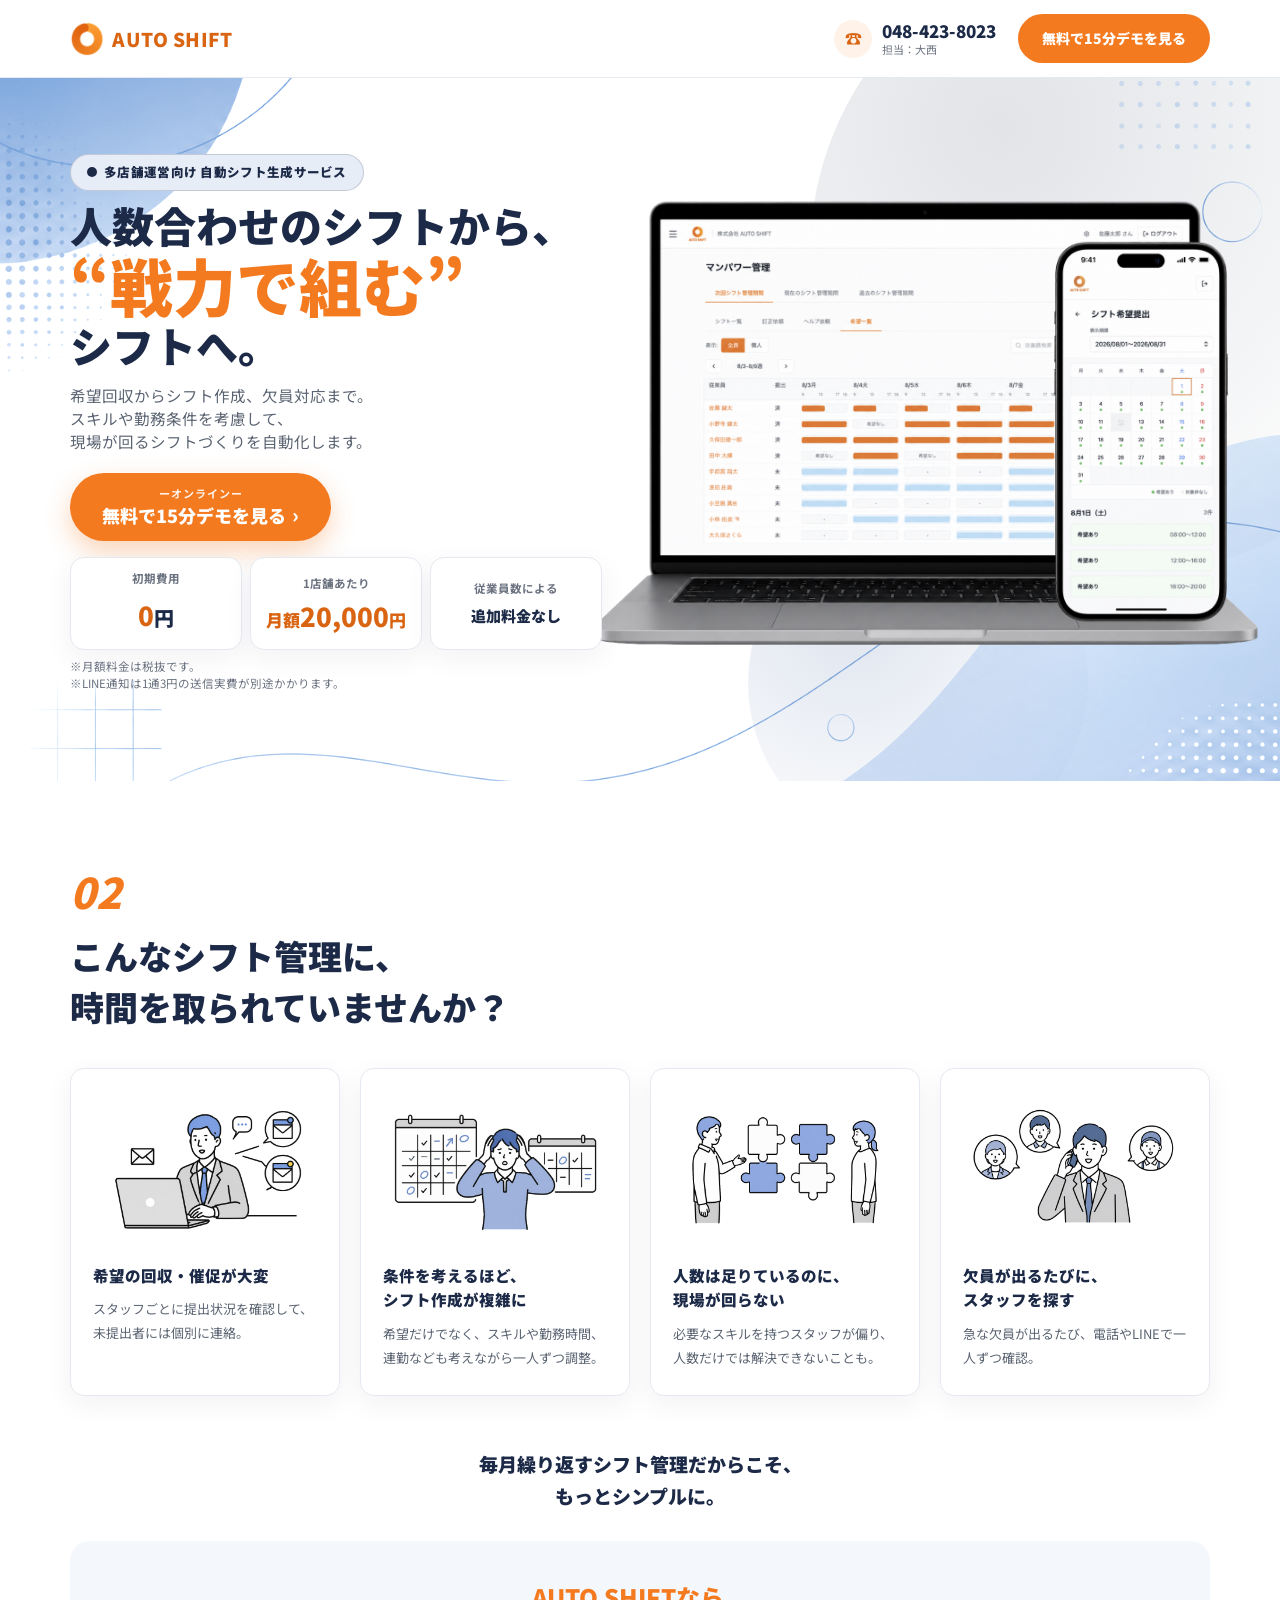
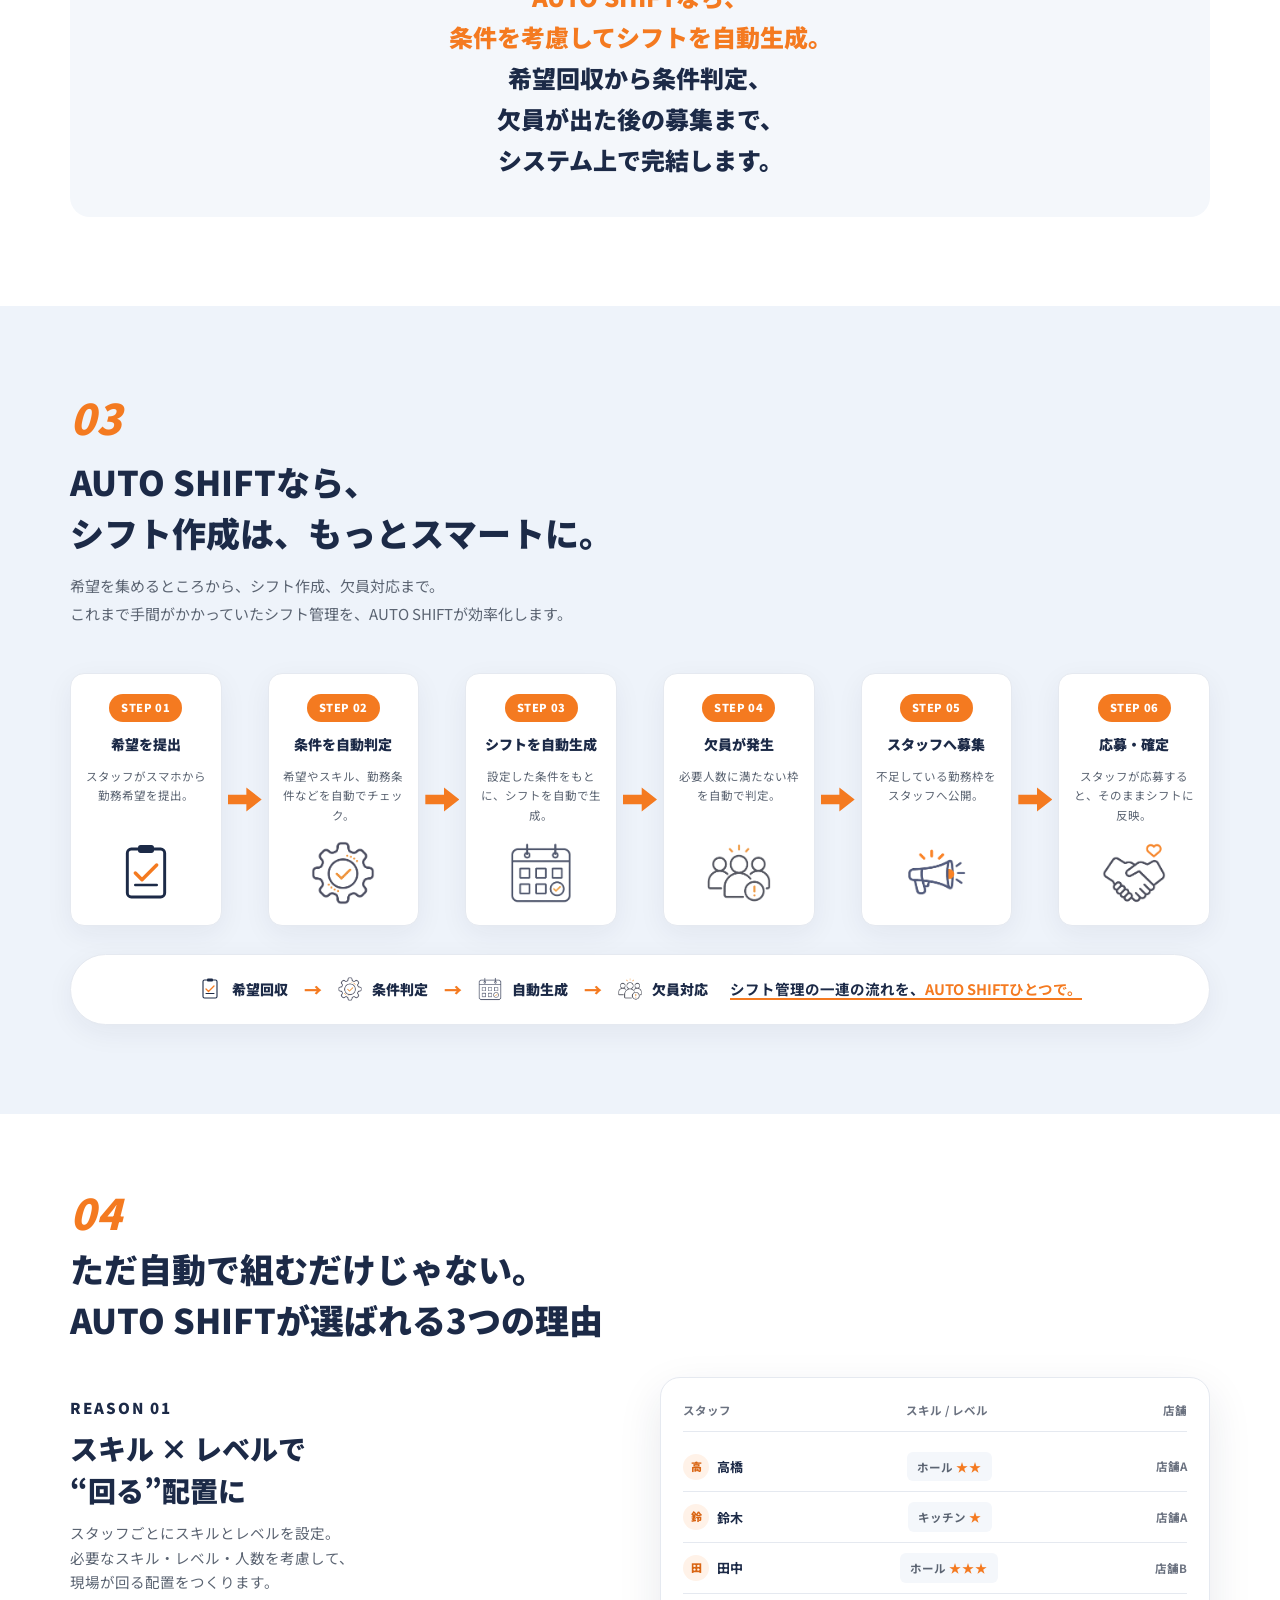
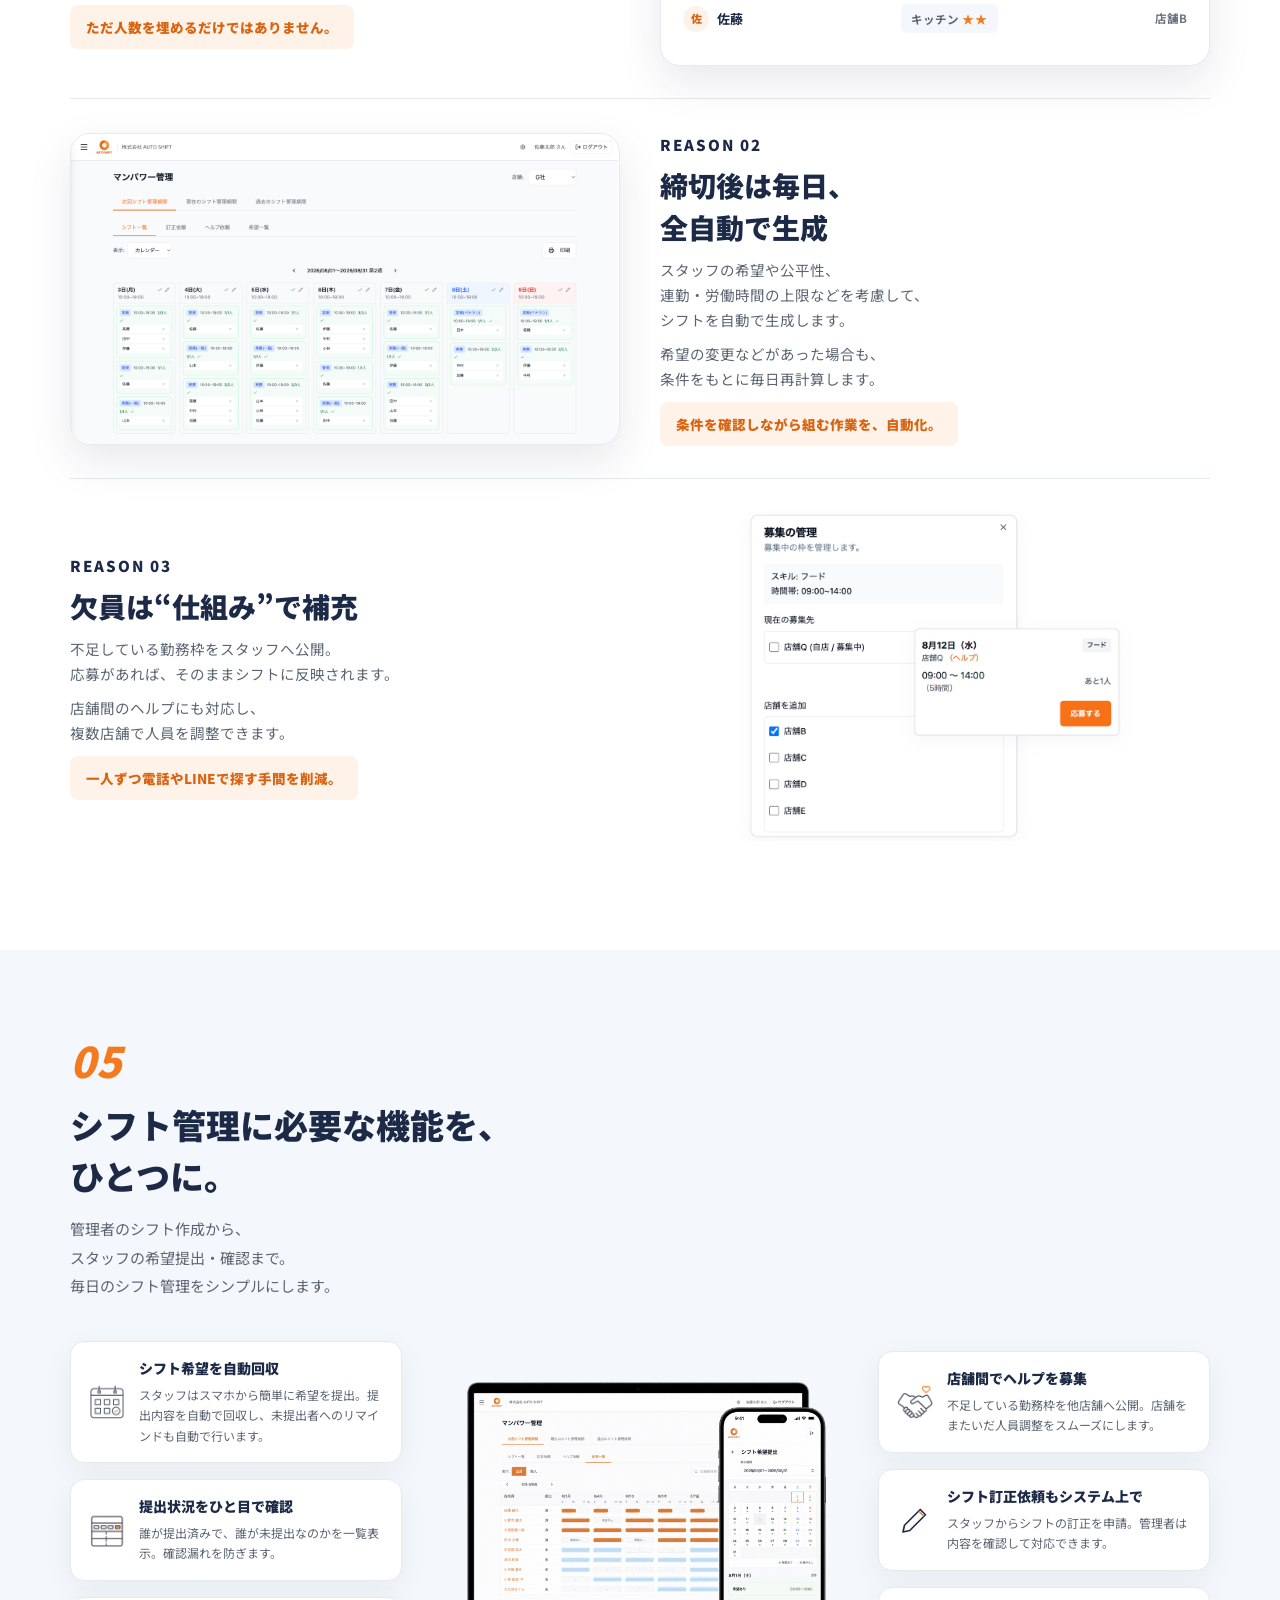
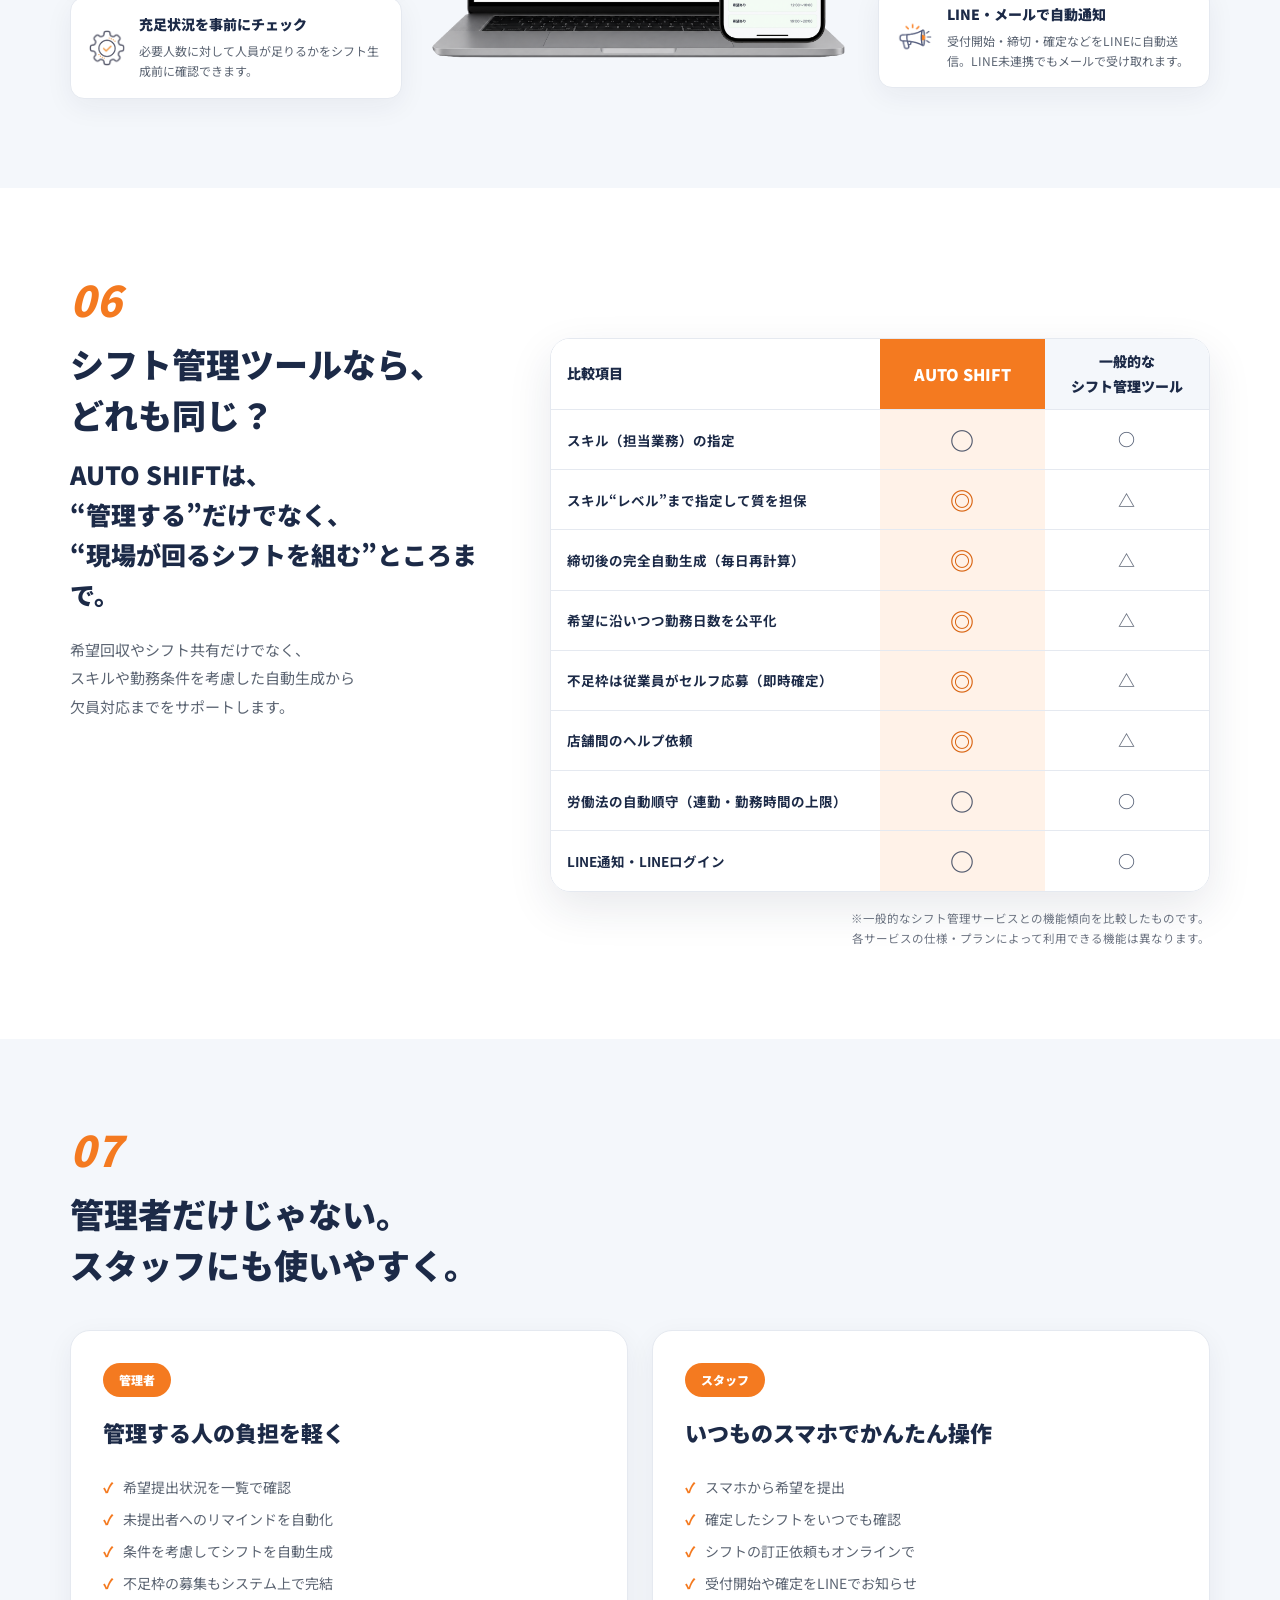
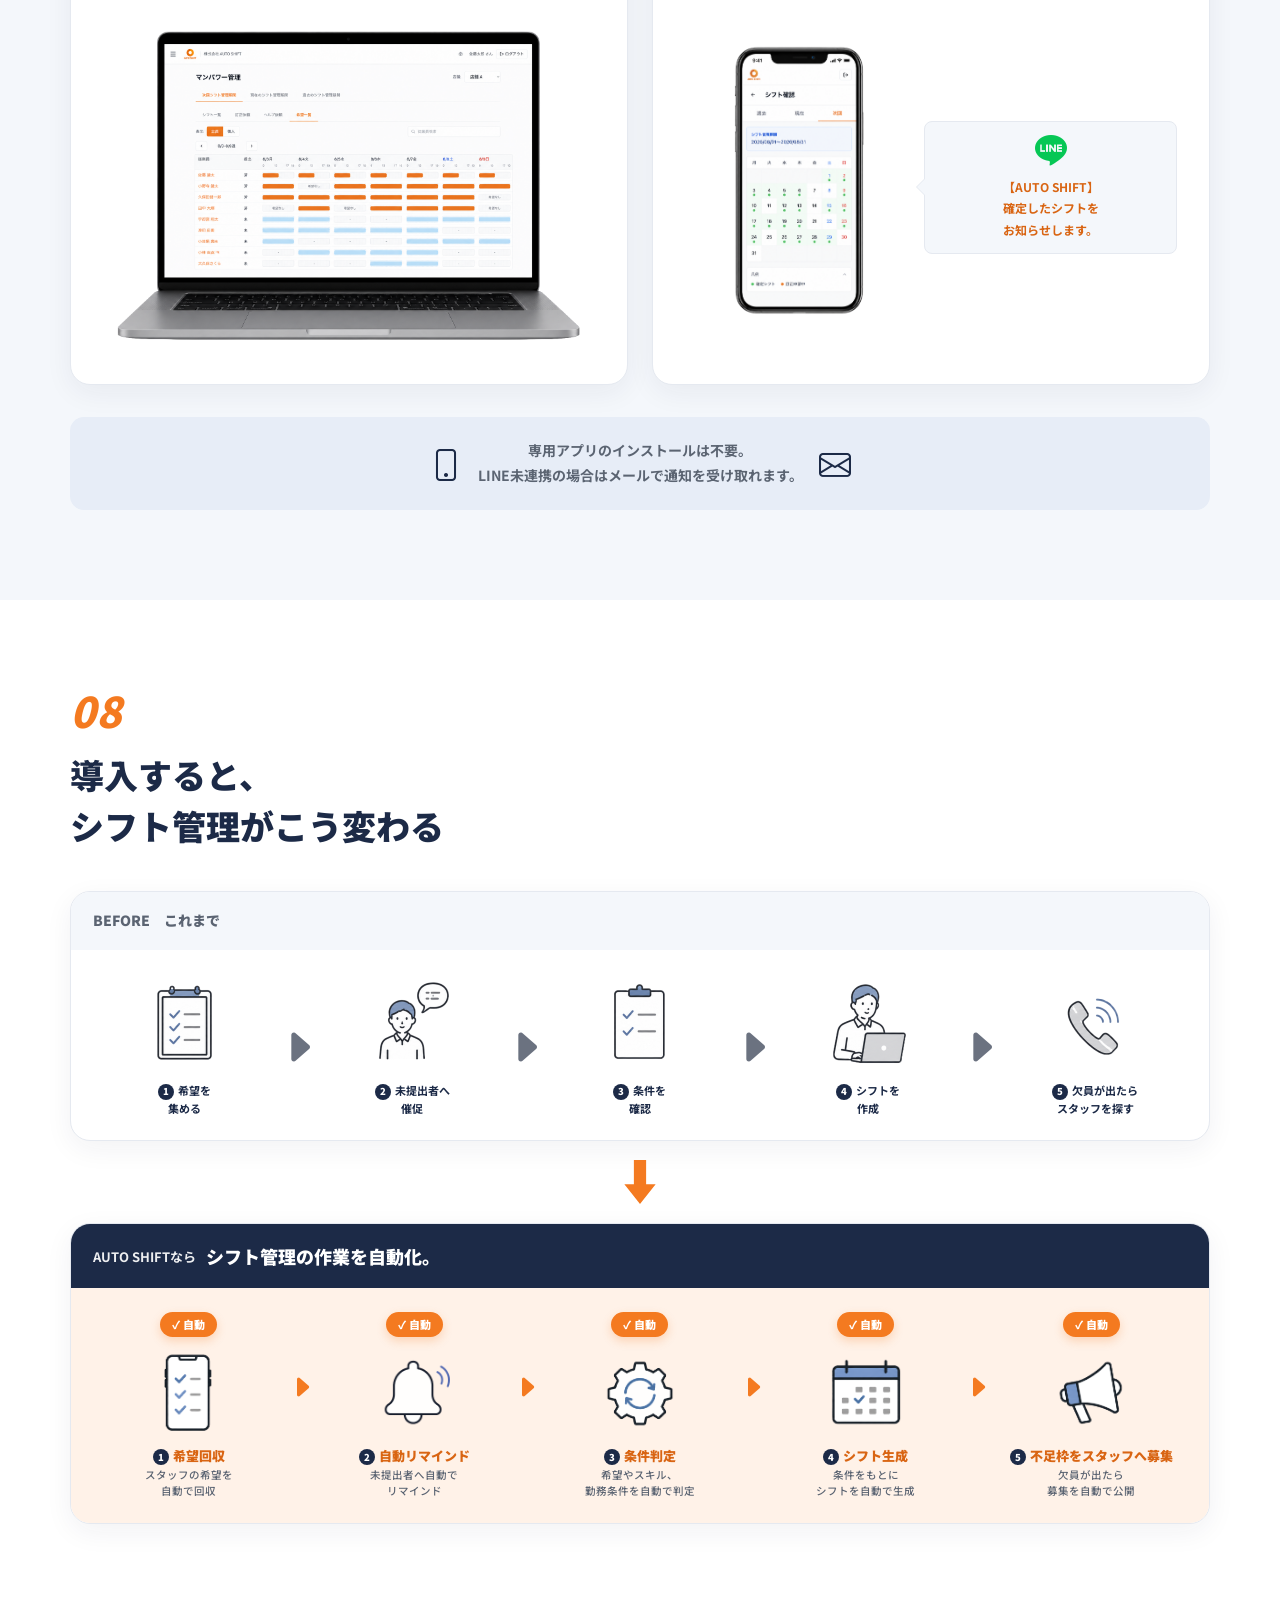
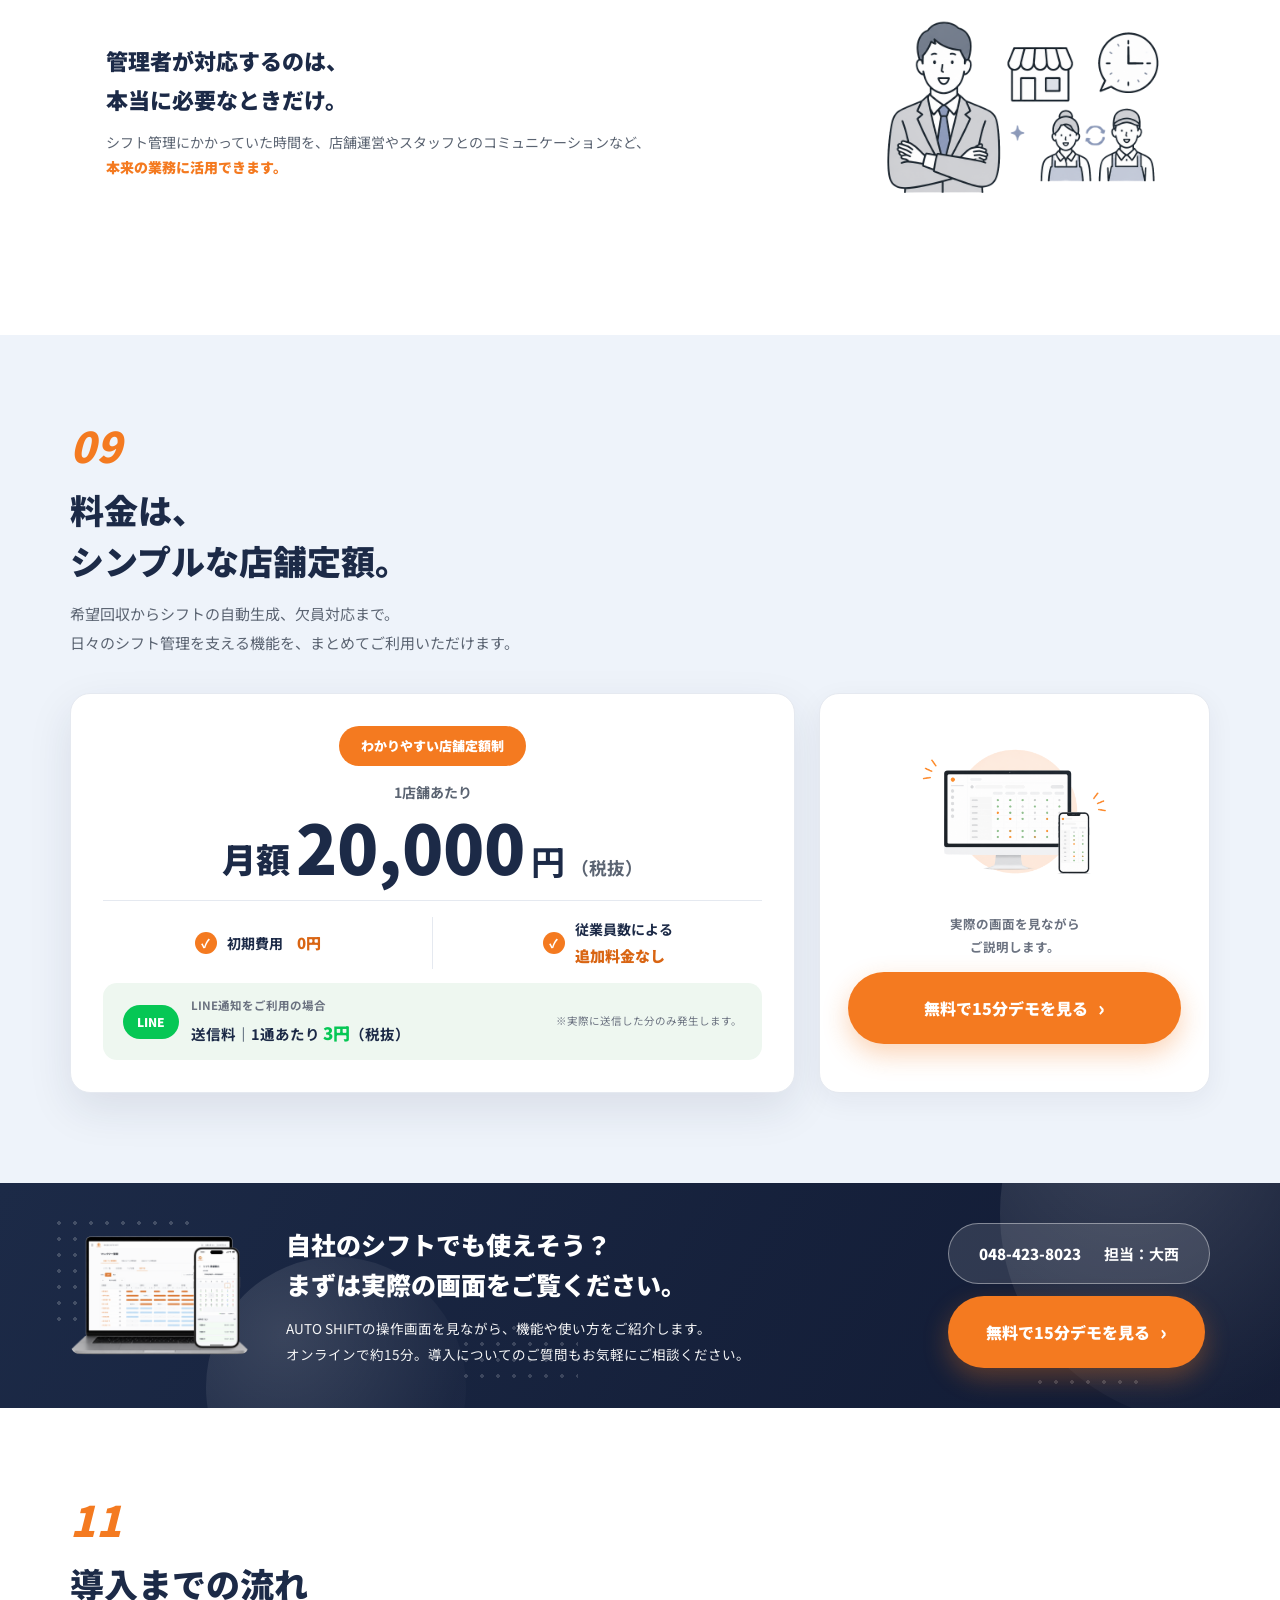
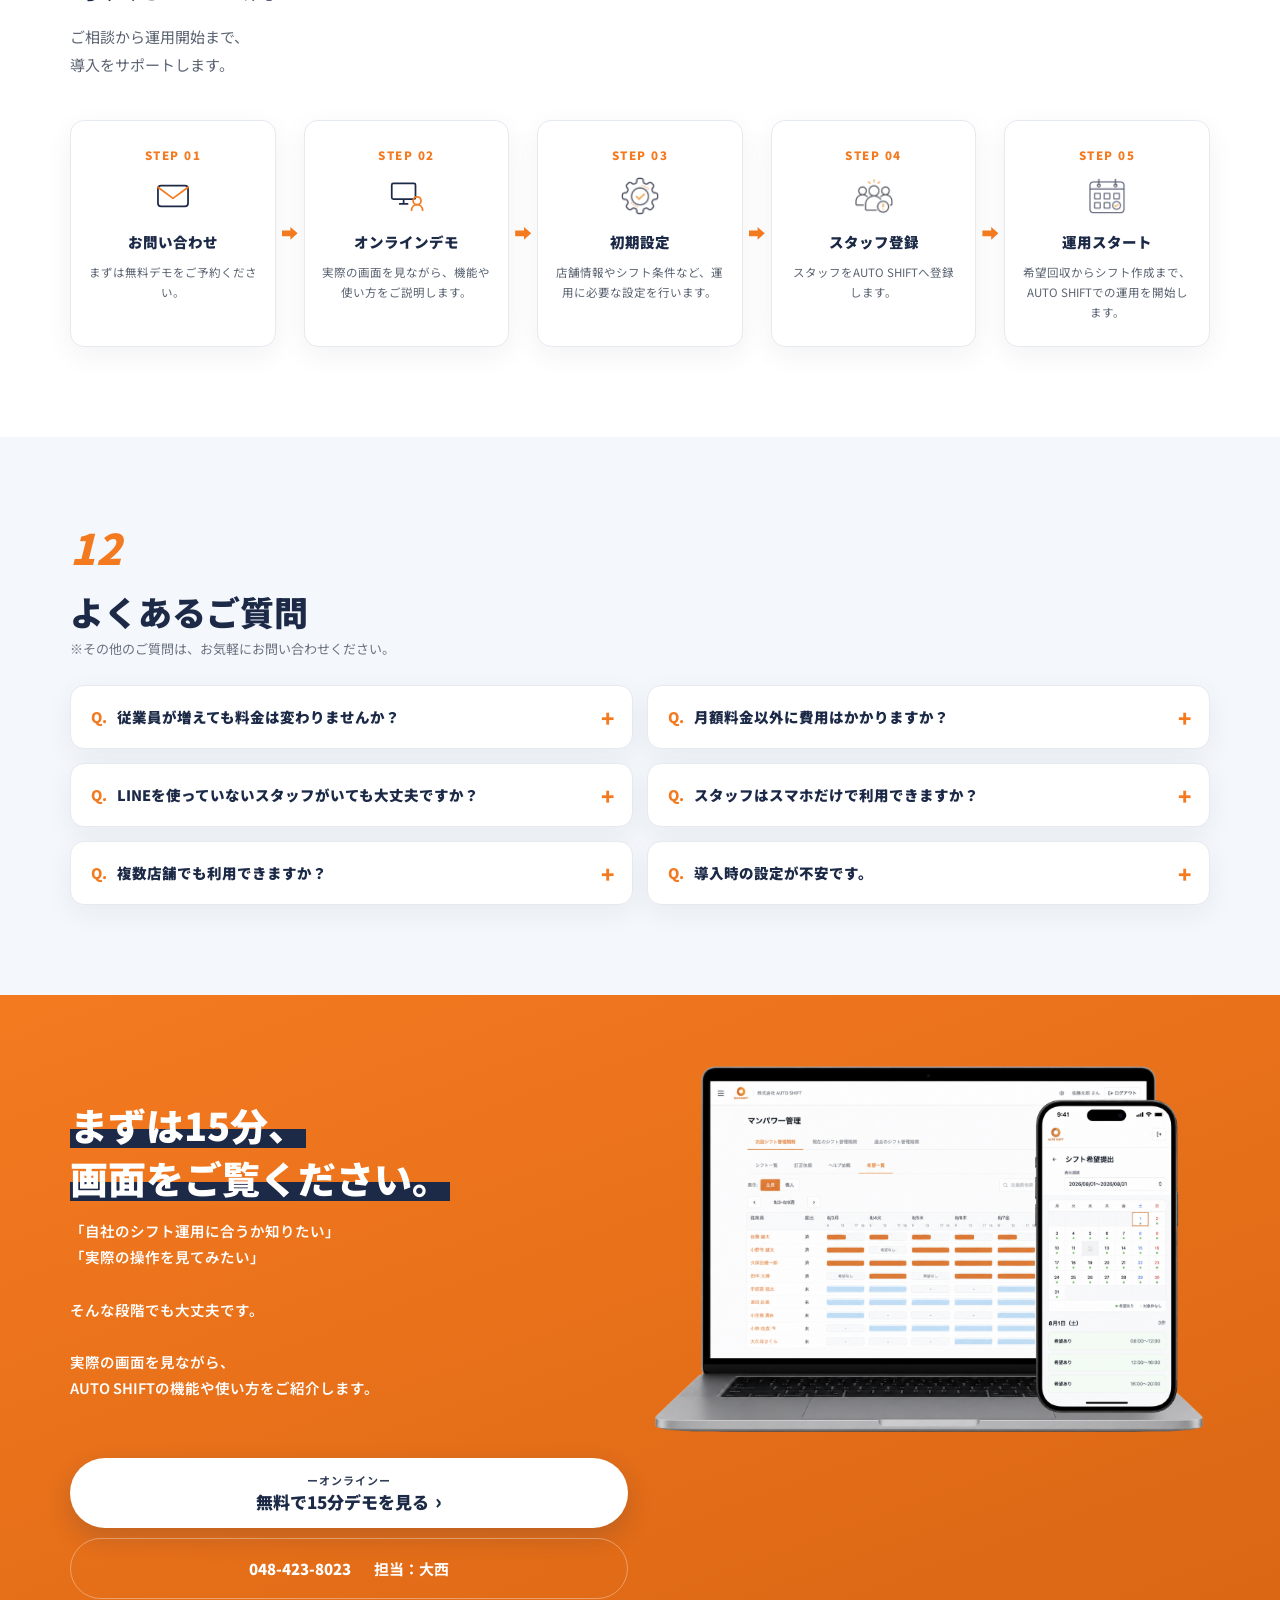
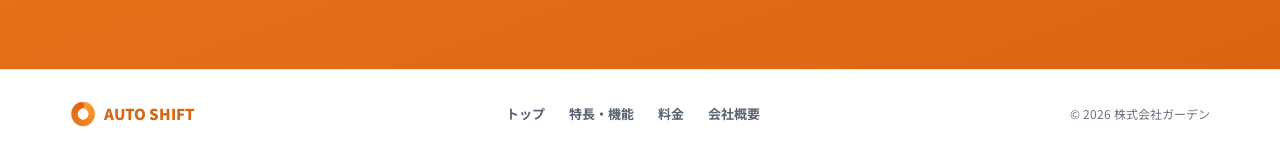
<file: index.html>
<!DOCTYPE html>
<html lang="ja">
<head>
<meta charset="UTF-8">
<meta name="viewport" content="width=device-width, initial-scale=1">
<title>AUTO SHIFT｜多店舗向け自動シフト生成サービス</title>
<meta name="description" content="スタッフの希望回収からシフトの自動生成、欠員対応までを効率化。スキル・レベルや勤務条件を考慮し、現場が回るシフトを生成する多店舗向けシフト管理サービス「AUTO SHIFT」。1店舗月額20,000円（税抜）、初期費用0円。">
<meta property="og:title" content="AUTO SHIFT｜多店舗向け自動シフト生成サービス">
<meta property="og:description" content="人数合わせのシフトから、“戦力で組む”シフトへ。希望回収からシフト作成、欠員対応まで自動化する多店舗向けシフト管理サービス。">
<meta property="og:type" content="website">
<link rel="icon" href="images/favicon.png">
<link rel="preconnect" href="https://fonts.googleapis.com">
<link rel="preconnect" href="https://fonts.gstatic.com" crossorigin>
<link href="https://fonts.googleapis.com/css2?family=Noto+Sans+JP:wght@400;700;900&display=swap" rel="stylesheet">
<link rel="stylesheet" href="https://cdn.jsdelivr.net/npm/bootstrap-icons@1.11.3/font/bootstrap-icons.min.css">
<link rel="stylesheet" href="css/style.css">
</head>
<body>

<!-- ヘッダー -->
<header class="site-header">
  <div class="hd-inner">
    <a class="hd-logo" href="#top" aria-label="AUTO SHIFT トップ"> <img src="images/logo-mark.png" alt=""> <span>AUTO SHIFT</span> </a>
    <div class="hd-right">
      <a class="hd-tel" href="tel:0484238023"> <span class="ico" aria-hidden="true">☎</span> <span> <span class="num" style="display:block">048-423-8023</span> <span class="staff" style="display:block">担当：大西</span> </span> </a> <a class="btn btn-primary hd-cta" href="contact.html">無料で15分デモを見る</a>
    </div>
  </div>
</header>
<main id="top">
  
  <!-- 01 ファーストビュー -->
  <section class="hero">
    <div class="wrap hero-inner">
      <div class="hero-deco-circle c1" aria-hidden="true">
      </div>
      <div class="hero-deco-circle c2" aria-hidden="true">
      </div>
      <div class="hero-deco-dots" aria-hidden="true">
      </div>
      <div class="hero-grid">
        <div class="fade-up in-view">
          <span class="badge">多店舗運営向け 自動シフト生成サービス</span>
          <h1>人数合わせのシフトから、<br>
            <span class="or">“戦力で組む”</span><br>
            シフトへ。</h1>
          <p class="hero-lead">希望回収からシフト作成、欠員対応まで。<br>
            スキルや勤務条件を考慮して、<br>
            現場が回るシフトづくりを自動化します。</p>
          <div class="hero-cta-row">
            <a class="btn btn-primary hero-btn" href="contact.html"> <span class="hero-btn-sub">ーオンラインー</span> <span class="hero-btn-main">無料で15分デモを見る<span class="arrow">›</span></span> </a>
          </div>
          <div class="price-chips">
            <div class="p-chip">
              <span class="lbl">初期費用</span><span class="val"><em>0</em>円</span>
            </div>
            <div class="p-chip strong">
              <span class="lbl">1店舗あたり</span><span class="val">月額<em>20,000</em>円</span>
            </div>
            <div class="p-chip">
              <span class="lbl">従業員数による</span><span class="val" style="font-size:15px">追加料金なし</span>
            </div>
          </div>
          <p class="hero-note">※月額料金は税抜です。<br>
            ※LINE通知は1通3円の送信実費が別途かかります。</p>
        </div>
        <div class="hero-visual fade-up in-view">
          <img src="images/hero-pc-phone.png" alt="AUTO SHIFTの管理画面（マンパワー管理）とスタッフ用スマホ画面（シフト希望提出）">
        </div>
      </div>
    </div>
  </section>
  
  <!-- 02 こんなシフト管理になっていませんか -->
  <section class="pad-l">
    <div class="wrap">
      <div class="eyebrow fade-up">
        <span class="num">02</span>
      </div>
      <div class="sec-head fade-up">
        <h2>こんなシフト管理に、<br>
          時間を取られていませんか？</h2>
      </div>
      <div class="pain-grid" style="margin-top:36px">
        <div class="pain-card fade-up">
          <img class="ico" src="images/02-01.png" alt="">
          <h3>希望の回収・催促が大変</h3>
          <p>スタッフごとに提出状況を確認して、未提出者には個別に連絡。</p>
        </div>
        <div class="pain-card fade-up">
          <img class="ico" src="images/02-02.png" alt="">
          <h3>条件を考えるほど、<br>
            シフト作成が複雑に</h3>
          <p>希望だけでなく、スキルや勤務時間、連勤なども考えながら一人ずつ調整。</p>
        </div>
        <div class="pain-card fade-up">
          <img class="ico" src="images/02-03.png" alt="">
          <h3>人数は足りているのに、<br>
            現場が回らない</h3>
          <p>必要なスキルを持つスタッフが偏り、人数だけでは解決できないことも。</p>
        </div>
        <div class="pain-card fade-up">
          <img class="ico" src="images/02-04.png" alt="">
          <h3>欠員が出るたびに、<br>
            スタッフを探す</h3>
          <p>急な欠員が出るたび、電話やLINEで一人ずつ確認。</p>
        </div>
      </div>
      <p class="pain-sum fade-up">毎月繰り返すシフト管理だからこそ、<br>
        もっとシンプルに。</p>
      <div class="pain-scheme-card fade-up">
        <p><span class="accent">AUTO SHIFTなら、<br>
          条件を考慮してシフトを自動生成。</span><br>
          希望回収から条件判定、<br>
          欠員が出た後の募集まで、<br>
          システム上で完結します。</p>
      </div>
    </div>
  </section>
  
  <!-- 03 AUTO SHIFTなら仕組みに -->
  <section class="pad-l sec-scheme">
    <div class="wrap">
      <div class="eyebrow fade-up">
        <span class="num">03</span>
      </div>
      <div class="sec-head fade-up">
        <h2>AUTO SHIFTなら、<br>
          シフト作成は、もっとスマートに。</h2>
        <p class="sec-lead">希望を集めるところから、シフト作成、欠員対応まで。<br>
          これまで手間がかかっていたシフト管理を、AUTO SHIFTが効率化します。</p>
      </div>
      <div class="flow6 fade-up">
        <div class="flow-step">
          <span class="tag">STEP 01</span>
          <h3>希望を提出</h3>
          <p>スタッフがスマホから勤務希望を提出。</p>
          <svg class="ico" viewBox="0 0 48 48" aria-hidden="true">
            <rect x="10" y="6" width="28" height="36" rx="3" fill="none" stroke="#1c2a47" stroke-width="2.2"/>
            <rect x="18" y="3" width="12" height="6" rx="2" fill="#1c2a47"/>
            <path d="M16 24l5 5 11-11" stroke="#f47a20" stroke-width="2.6" fill="none" stroke-linecap="round" stroke-linejoin="round"/>
            <path d="M16 33h16" stroke="#1c2a47" stroke-width="2" stroke-linecap="round"/>
          </svg>
        </div>
        <div class="flow-arrow-wrap">
          <div class="arrow-h" aria-hidden="true">
          </div>
        </div>
        <div class="flow-step">
          <span class="tag">STEP 02</span>
          <h3>条件を自動判定</h3>
          <p>希望やスキル、勤務条件などを自動でチェック。</p>
          <img class="ico" src="images/icon-gear.png" alt="">
        </div>
        <div class="flow-arrow-wrap">
          <div class="arrow-h" aria-hidden="true">
          </div>
        </div>
        <div class="flow-step">
          <span class="tag">STEP 03</span>
          <h3>シフトを自動生成</h3>
          <p>設定した条件をもとに、シフトを自動で生成。</p>
          <img class="ico" src="images/icon-calendar.png" alt="">
        </div>
        <div class="flow-arrow-wrap">
          <div class="arrow-h" aria-hidden="true">
          </div>
        </div>
        <div class="flow-step">
          <span class="tag">STEP 04</span>
          <h3>欠員が発生</h3>
          <p>必要人数に満たない枠を自動で判定。</p>
          <img class="ico" src="images/icon-people.png" alt="">
        </div>
        <div class="flow-arrow-wrap">
          <div class="arrow-h" aria-hidden="true">
          </div>
        </div>
        <div class="flow-step">
          <span class="tag">STEP 05</span>
          <h3>スタッフへ募集</h3>
          <p>不足している勤務枠をスタッフへ公開。</p>
          <img class="ico" src="images/icon-megaphone.png" alt="">
        </div>
        <div class="flow-arrow-wrap">
          <div class="arrow-h" aria-hidden="true">
          </div>
        </div>
        <div class="flow-step">
          <span class="tag">STEP 06</span>
          <h3>応募・確定</h3>
          <p>スタッフが応募すると、そのままシフトに反映。</p>
          <img class="ico" src="images/icon-handshake.png" alt="">
        </div>
      </div>
      <div class="flow-summary fade-up">
        <span class="fs-item"><svg class="ico" viewBox="0 0 48 48" aria-hidden="true"><rect x="10" y="6" width="28" height="36" rx="3" fill="none" stroke="#1c2a47" stroke-width="2.2"/><rect x="18" y="3" width="12" height="6" rx="2" fill="#1c2a47"/><path d="M16 24l5 5 11-11" stroke="#f47a20" stroke-width="2.6" fill="none" stroke-linecap="round" stroke-linejoin="round"/><path d="M16 33h16" stroke="#1c2a47" stroke-width="2" stroke-linecap="round"/></svg>希望回収</span> <span class="fs-arrow">→</span> <span class="fs-item"><img class="ico" src="images/icon-gear.png" alt="">条件判定</span> <span class="fs-arrow">→</span> <span class="fs-item"><img class="ico" src="images/icon-calendar.png" alt="">自動生成</span> <span class="fs-arrow">→</span> <span class="fs-item"><img class="ico" src="images/icon-people.png" alt="">欠員対応</span> <span class="fs-text">シフト管理の一連の流れを、<span class="accent">AUTO SHIFTひとつで。</span></span>
      </div>
    </div>
  </section>
  
  <!-- 04 選ばれる3つの理由 -->
  <section class="pad-l compact sec-reasons">
    <div class="wrap">
      <div class="eyebrow fade-up">
        <span class="num">04</span>
      </div>
      <div class="sec-head fade-up">
        <h2>ただ自動で組むだけじゃない。<br>
          AUTO SHIFTが選ばれる3つの理由</h2>
      </div>
      <div class="reason-block fade-up">
        <div class="r-text">
          <div class="r-num">
            REASON 01
          </div>
          <h3>スキル × レベルで<br>
            “回る”配置に</h3>
          <p>スタッフごとにスキルとレベルを設定。<br>
            必要なスキル・レベル・人数を考慮して、<br>
            現場が回る配置をつくります。</p>
          <span class="r-emph">ただ人数を埋めるだけではありません。</span>
        </div>
        <div class="r-visual skill-table">
          <div class="st-head">
            <span>スタッフ</span><span>スキル / レベル</span><span>店舗</span>
          </div>
          <div class="skill-row">
            <span class="name"><span class="avatar">高</span>高橋</span> <span class="tag">ホール <span class="stars">★★</span></span> <span class="cnt">店舗A</span>
          </div>
          <div class="skill-row">
            <span class="name"><span class="avatar">鈴</span>鈴木</span> <span class="tag">キッチン <span class="stars">★</span></span> <span class="cnt">店舗A</span>
          </div>
          <div class="skill-row">
            <span class="name"><span class="avatar">田</span>田中</span> <span class="tag">ホール <span class="stars">★★★</span></span> <span class="cnt">店舗B</span>
          </div>
          <div class="skill-row">
            <span class="name"><span class="avatar">佐</span>佐藤</span> <span class="tag">キッチン <span class="stars">★★</span></span> <span class="cnt">店舗B</span>
          </div>
        </div>
      </div>
      <div class="reason-block rev fade-up">
        <div class="r-text">
          <div class="r-num">
            REASON 02
          </div>
          <h3>締切後は毎日、<br>
            全自動で生成</h3>
          <p>スタッフの希望や公平性、<br>
            連勤・労働時間の上限などを考慮して、<br>
            シフトを自動で生成します。</p>
          <p style="margin-top:10px">希望の変更などがあった場合も、<br>
            条件をもとに毎日再計算します。</p>
          <span class="r-emph">条件を確認しながら組む作業を、自動化。</span>
        </div>
        <div class="r-visual r-visual-auto">
          <img src="images/reason-generate.png" alt="AUTO SHIFTのマンパワー管理画面。日ごとに自動生成されたシフトが表示されている">
        </div>
      </div>
      <div class="reason-block fade-up">
        <div class="r-text">
          <div class="r-num">
            REASON 03
          </div>
          <h3>欠員は“仕組み”で補充</h3>
          <p>不足している勤務枠をスタッフへ公開。<br>
            応募があれば、そのままシフトに反映されます。</p>
          <p style="margin-top:10px">店舗間のヘルプにも対応し、<br>
            複数店舗で人員を調整できます。</p>
          <span class="r-emph">一人ずつ電話やLINEで探す手間を削減。</span>
        </div>
        <div class="r-visual crop-top no-frame" style="aspect-ratio:4/3">
          <img src="images/reason-shortage.png" alt="不足枠の募集管理画面と、スタッフがヘルプに応募する画面">
        </div>
      </div>
    </div>
  </section>

  <!-- 05 主な機能 -->
  <section class="pad-l sec-func">
    <div class="wrap">
      <div class="eyebrow fade-up">
        <span class="num">05</span>
      </div>
      <div class="sec-head fade-up">
        <h2>シフト管理に必要な機能を、<br>
          ひとつに。</h2>
        <p class="sec-lead">管理者のシフト作成から、<br>
          スタッフの希望提出・確認まで。<br>
          毎日のシフト管理をシンプルにします。</p>
      </div>
      <div class="func-layout fade-up">
        <div class="func-col">
          <div class="func-item">
            <img class="ico" src="images/icon-calendar.png" alt="">
            <div>
              <h3>シフト希望を自動回収</h3>
              <p>スタッフはスマホから簡単に希望を提出。提出内容を自動で回収し、未提出者へのリマインドも自動で行います。</p>
            </div>
          </div>
          <div class="func-item">
            <img class="ico" src="images/icon-preview.png" alt="">
            <div>
              <h3>提出状況をひと目で確認</h3>
              <p>誰が提出済みで、誰が未提出なのかを一覧表示。確認漏れを防ぎます。</p>
            </div>
          </div>
          <div class="func-item">
            <img class="ico" src="images/icon-gear.png" alt="">
            <div>
              <h3>充足状況を事前にチェック</h3>
              <p>必要人数に対して人員が足りるかをシフト生成前に確認できます。</p>
            </div>
          </div>
        </div>
        <div class="func-center">
          <img src="images/hero-pc-phone.png" alt="AUTO SHIFTの管理画面とスタッフ用スマホ画面">
        </div>
        <div class="func-col">
          <div class="func-item">
            <img class="ico" src="images/icon-handshake.png" alt="">
            <div>
              <h3>店舗間でヘルプを募集</h3>
              <p>不足している勤務枠を他店舗へ公開。店舗をまたいだ人員調整をスムーズにします。</p>
            </div>
          </div>
          <div class="func-item">
            <svg class="ico" viewBox="0 0 48 48" aria-hidden="true">
              <path d="M8 40l2-9 21-21 7 7-21 21-9 2z" fill="none" stroke="#1c2a47" stroke-width="2.2" stroke-linejoin="round"/>
              <path d="M29 12l7 7" stroke="#f47a20" stroke-width="2.2"/>
            </svg>
            <div>
              <h3>シフト訂正依頼もシステム上で</h3>
              <p>スタッフからシフトの訂正を申請。管理者は内容を確認して対応できます。</p>
            </div>
          </div>
          <div class="func-item">
            <img class="ico" src="images/icon-megaphone.png" alt="">
            <div>
              <h3>LINE・メールで自動通知</h3>
              <p>受付開始・締切・確定などをLINEに自動送信。LINE未連携でもメールで受け取れます。</p>
            </div>
          </div>
        </div>
      </div>
    </div>
  </section>
  
  <!-- 06 他のシフト管理ツールとの違い -->
  <section class="pad-l sec-compare">
    <div class="wrap">
      <div class="eyebrow fade-up">
        <span class="num">06</span>
      </div>
      <div class="compare-layout">
      <div class="compare-top">
        <div class="fade-up">
          <div class="sec-head" style="margin-bottom:14px">
            <h2>シフト管理ツールなら、<br>
              どれも同じ？</h2>
          </div>
          <h3>AUTO SHIFTは、<br>
            “管理する”だけでなく、<br>
            “現場が回るシフトを組む”ところまで。</h3>
        </div>
        <p class="sec-lead fade-up" style="margin-top:6px">希望回収やシフト共有だけでなく、<br>
          スキルや勤務条件を考慮した自動生成から<br>
          欠員対応までをサポートします。</p>
      </div>
      <div class="compare-table-wrap fade-up">
        <table class="compare">
          <thead>
            <tr>
              <th class="col-item">比較項目</th>
              <th class="col-as">AUTO SHIFT</th>
              <th>一般的な<br>
                シフト管理ツール</th>
            </tr>
          </thead>
          <tbody>
            <tr>
              <td class="col-item">スキル（担当業務）の指定</td>
              <td class="col-as" data-label="AUTO SHIFT"><span class="mk mid">○</span></td>
              <td data-label="一般的なシフト管理ツール"><span class="mk mid">○</span></td>
            </tr>
            <tr>
              <td class="col-item">スキル“レベル”まで指定して質を担保</td>
              <td class="col-as" data-label="AUTO SHIFT"><span class="mk great">◎</span></td>
              <td data-label="一般的なシフト管理ツール"><span class="mk low">△</span></td>
            </tr>
            <tr>
              <td class="col-item">締切後の完全自動生成（毎日再計算）</td>
              <td class="col-as" data-label="AUTO SHIFT"><span class="mk great">◎</span></td>
              <td data-label="一般的なシフト管理ツール"><span class="mk low">△</span></td>
            </tr>
            <tr>
              <td class="col-item">希望に沿いつつ勤務日数を公平化</td>
              <td class="col-as" data-label="AUTO SHIFT"><span class="mk great">◎</span></td>
              <td data-label="一般的なシフト管理ツール"><span class="mk low">△</span></td>
            </tr>
            <tr>
              <td class="col-item">不足枠は従業員がセルフ応募（即時確定）</td>
              <td class="col-as" data-label="AUTO SHIFT"><span class="mk great">◎</span></td>
              <td data-label="一般的なシフト管理ツール"><span class="mk low">△</span></td>
            </tr>
            <tr>
              <td class="col-item">店舗間のヘルプ依頼</td>
              <td class="col-as" data-label="AUTO SHIFT"><span class="mk great">◎</span></td>
              <td data-label="一般的なシフト管理ツール"><span class="mk low">△</span></td>
            </tr>
            <tr>
              <td class="col-item">労働法の自動順守（連勤・勤務時間の上限）</td>
              <td class="col-as" data-label="AUTO SHIFT"><span class="mk mid">○</span></td>
              <td data-label="一般的なシフト管理ツール"><span class="mk mid">○</span></td>
            </tr>
            <tr>
              <td class="col-item">LINE通知・LINEログイン</td>
              <td class="col-as" data-label="AUTO SHIFT"><span class="mk mid">○</span></td>
              <td data-label="一般的なシフト管理ツール"><span class="mk mid">○</span></td>
            </tr>
          </tbody>
        </table>
      </div>
      </div>
      <p class="compare-note fade-up">※一般的なシフト管理サービスとの機能傾向を比較したものです。<br>
        各サービスの仕様・プランによって利用できる機能は異なります。</p>
    </div>
  </section>
  
  <!-- 07 管理者にも、スタッフにも使いやすく -->
  <section class="pad-l sec-pair">
    <div class="wrap">
      <div class="eyebrow fade-up">
        <span class="num">07</span>
      </div>
      <div class="sec-head fade-up">
        <h2>管理者だけじゃない。<br>
          スタッフにも使いやすく。</h2>
      </div>
      <div class="pair-grid fade-up">
        <div class="pair-card">
          <span class="pair-label">管理者</span>
          <h3>管理する人の負担を軽く</h3>
          <ul>
            <li>希望提出状況を一覧で確認</li>
            <li>未提出者へのリマインドを自動化</li>
            <li>条件を考慮してシフトを自動生成</li>
            <li>不足枠の募集もシステム上で完結</li>
          </ul>
          <div class="pair-visual">
            <img src="images/admin-screen.png" alt="AUTO SHIFTの管理画面（マンパワー管理・希望一覧）">
          </div>
        </div>
        <div class="pair-card">
          <span class="pair-label staff">スタッフ</span>
          <h3>いつものスマホでかんたん操作</h3>
          <ul>
            <li>スマホから希望を提出</li>
            <li>確定したシフトをいつでも確認</li>
            <li>シフトの訂正依頼もオンラインで</li>
            <li>受付開始や確定をLINEでお知らせ</li>
          </ul>
          <div class="staff-visual-row">
            <div class="pair-visual">
              <img src="images/staff-screen.png" alt="スタッフ用スマホ画面（シフト確認）">
            </div>
            <div class="line-note">
              <span class="dot" aria-hidden="true"><i class="bi bi-line"></i></span> <span>【AUTO SHIFT】<br>
                確定したシフトを<br>
                お知らせします。</span>
            </div>
          </div>
        </div>
      </div>
      <p class="pair-foot fade-up"><i class="bi bi-phone" aria-hidden="true"></i> <span>専用アプリのインストールは不要。<br>
        LINE未連携の場合はメールで通知を受け取れます。</span> <i class="bi bi-envelope" aria-hidden="true"></i></p>
    </div>
  </section>
  
  <!-- 08 導入すると、シフト管理がこう変わる -->
  <section class="pad-l sec-ba">
    <div class="wrap">
      <div class="eyebrow fade-up">
        <span class="num">08</span>
      </div>
      <div class="sec-head fade-up">
        <h2>導入すると、<br>
          シフト管理がこう変わる</h2>
      </div>
      <div class="ba-grid fade-up">
        <div class="ba-col">
          <div class="ba-head before">
            BEFORE　これまで
          </div>
          <div class="ba-body ba-body-icons">
            <div class="ba-icon-step">
              <img src="images/08-01.png" alt="">
              <span><b class="ba-step-num">1</b>希望を<br>集める</span>
            </div>
            <div class="ba-icon-arrow" aria-hidden="true"><i class="bi bi-caret-right-fill"></i></div>
            <div class="ba-icon-step">
              <img src="images/08-02.png" alt="">
              <span><b class="ba-step-num">2</b>未提出者へ<br>催促</span>
            </div>
            <div class="ba-icon-arrow" aria-hidden="true"><i class="bi bi-caret-right-fill"></i></div>
            <div class="ba-icon-step">
              <img src="images/08-03.png" alt="">
              <span><b class="ba-step-num">3</b>条件を<br>確認</span>
            </div>
            <div class="ba-icon-arrow" aria-hidden="true"><i class="bi bi-caret-right-fill"></i></div>
            <div class="ba-icon-step">
              <img src="images/08-04.png" alt="">
              <span><b class="ba-step-num">4</b>シフトを<br>作成</span>
            </div>
            <div class="ba-icon-arrow" aria-hidden="true"><i class="bi bi-caret-right-fill"></i></div>
            <div class="ba-icon-step">
              <img src="images/08-05.png" alt="">
              <span><b class="ba-step-num">5</b>欠員が出たら<br>スタッフを探す</span>
            </div>
          </div>
        </div>
        <div class="ba-arrow-col">
          <div class="arrow-h" style="width:44px;height:34px" aria-hidden="true">
          </div>
        </div>
        <div class="ba-col ba-auto">
          <div class="ba-head after">
            <span class="ba-after-label">AUTO SHIFTなら</span>
            <strong class="ba-after-title">シフト管理の作業を自動化。</strong>
          </div>
          <div class="ba-body ba-body-icons">
            <div class="ba-icon-step ba-auto-step">
              <span class="ba-auto-badge">✓ 自動</span>
              <img src="images/08-06.png" alt="">
              <span class="ba-step-title"><b class="ba-step-num">1</b>希望回収</span>
              <small class="ba-step-desc">スタッフの希望を<br>自動で回収</small>
            </div>
            <div class="ba-icon-arrow" aria-hidden="true"><i class="bi bi-caret-right-fill"></i></div>
            <div class="ba-icon-step ba-auto-step">
              <span class="ba-auto-badge">✓ 自動</span>
              <img src="images/08-06a.png" alt="">
              <span class="ba-step-title"><b class="ba-step-num">2</b>自動リマインド</span>
              <small class="ba-step-desc">未提出者へ自動で<br>リマインド</small>
            </div>
            <div class="ba-icon-arrow" aria-hidden="true"><i class="bi bi-caret-right-fill"></i></div>
            <div class="ba-icon-step ba-auto-step">
              <span class="ba-auto-badge">✓ 自動</span>
              <img src="images/08-07.png" alt="">
              <span class="ba-step-title"><b class="ba-step-num">3</b>条件判定</span>
              <small class="ba-step-desc">希望やスキル、<br>勤務条件を自動で判定</small>
            </div>
            <div class="ba-icon-arrow" aria-hidden="true"><i class="bi bi-caret-right-fill"></i></div>
            <div class="ba-icon-step ba-auto-step">
              <span class="ba-auto-badge">✓ 自動</span>
              <img src="images/08-08.png" alt="">
              <span class="ba-step-title"><b class="ba-step-num">4</b>シフト生成</span>
              <small class="ba-step-desc">条件をもとに<br>シフトを自動で生成</small>
            </div>
            <div class="ba-icon-arrow" aria-hidden="true"><i class="bi bi-caret-right-fill"></i></div>
            <div class="ba-icon-step ba-auto-step">
              <span class="ba-auto-badge">✓ 自動</span>
              <img src="images/08-09.png" alt="">
              <span class="ba-step-title"><b class="ba-step-num">5</b>不足枠をスタッフへ募集</span>
              <small class="ba-step-desc">欠員が出たら<br>募集を自動で公開</small>
            </div>
          </div>
        </div>
      </div>
      <div class="ba-bottom fade-up">
        <div class="ba-bottom-text">
          <h3>管理者が対応するのは、<br>本当に必要なときだけ。</h3>
          <p>シフト管理にかかっていた時間を、店舗運営やスタッフとのコミュニケーションなど、<br>
            <span class="accent" style="font-weight:900">本来の業務に活用できます。</span></p>
        </div>
        <div class="ba-illust" aria-hidden="true">
          <img src="images/08-10.png" alt="">
        </div>
      </div>
    </div>
  </section>
  
  <!-- 09 料金 -->
  <section class="pad-l sec-price">
    <div class="wrap">
      <div class="eyebrow fade-up">
        <span class="num">09</span>
      </div>
      <div class="sec-head fade-up">
        <h2>料金は、<br>
          シンプルな店舗定額。</h2>
        <p class="price-body fade-up in-view">希望回収からシフトの自動生成、欠員対応まで。<br>
          日々のシフト管理を支える機能を、まとめてご利用いただけます。</p>
      </div>
      <div class="price-panel fade-up">
        <div class="price-main-card">
          <div class="price-ribbon">わかりやすい店舗定額制</div>
          <div class="lbl">
            1店舗あたり
          </div>
          <div class="price-big">
            <span class="yen">月額</span>20,000<span class="unit">円</span><span class="tax">（税抜）</span>
          </div>
          <div class="price-benefits">
            <div class="benefit">
              <span class="benefit-check" aria-hidden="true">✓</span>
              <span class="benefit-text">初期費用　<b>0円</b></span>
            </div>
            <span class="benefit-divider" aria-hidden="true"></span>
            <div class="benefit">
              <span class="benefit-check" aria-hidden="true">✓</span>
              <span class="benefit-text">従業員数による<br>
                <b>追加料金なし</b></span>
            </div>
          </div>
          <div class="price-line">
            <div class="price-line-main">
              <span class="price-line-tag">LINE</span>
              <div class="price-line-text">
                <div class="price-line-label">LINE通知をご利用の場合</div>
                <div class="price-line-value">送信料｜1通あたり <b>3円</b>（税抜）</div>
              </div>
            </div>
            <p class="price-line-note">※実際に送信した分のみ発生します。</p>
          </div>
        </div>
        <div class="price-side">
          <div class="price-cta-card">
            <div class="price-cta-visual">
              <img src="images/09.png" alt="AUTO SHIFTの管理画面イメージ">
            </div>
            <p class="cta-note">実際の画面を見ながら<br>
              ご説明します。</p>
            <a class="btn btn-primary" href="contact.html">無料で15分デモを見る</a>
          </div>
        </div>
      </div>
    </div>
  </section>

  <!-- 10 中間CTA -->
  <section class="mid-cta">
    <div class="wrap">
      <div class="mid-inner fade-up">
        <div class="mid-visual">
          <img src="images/hero-pc-phone.png" alt="">
        </div>
        <div class="mid-text">
          <h3>自社のシフトでも使えそう？<br>
            まずは実際の画面をご覧ください。</h3>
          <p>AUTO SHIFTの操作画面を見ながら、機能や使い方をご紹介します。<br>
            オンラインで約15分。導入についてのご質問もお気軽にご相談ください。</p>
        </div>
        <div class="mid-actions">
          <a class="btn btn-tel" href="tel:0484238023"><b>048-423-8023</b>　担当：大西</a> <a class="btn btn-primary" href="contact.html">無料で15分デモを見る</a>
        </div>
      </div>
    </div>
  </section>

  <!-- 11 導入までの流れ -->
  <section class="pad-l">
    <div class="wrap">
      <div class="eyebrow fade-up">
        <span class="num">11</span>
      </div>
      <div class="sec-head fade-up">
        <h2>導入までの流れ</h2>
        <p class="sec-lead">ご相談から運用開始まで、<br>
          導入をサポートします。</p>
      </div>
      <div class="steps5 fade-up">
        <div class="step5-item">
          <span class="n">STEP 01</span>
          <svg class="ico" viewBox="0 0 48 48" aria-hidden="true">
            <rect x="5" y="11" width="38" height="26" rx="4" fill="none" stroke="#1c2a47" stroke-width="2.2"/>
            <path d="M5 13l19 14 19-14" fill="none" stroke="#f47a20" stroke-width="2.2" stroke-linecap="round" stroke-linejoin="round"/>
          </svg>
          <h3>お問い合わせ</h3>
          <p>まずは無料デモをご予約ください。</p>
        </div>
        <div class="step5-arrow">
          <div class="arrow-sm" aria-hidden="true">
          </div>
        </div>
        <div class="step5-item">
          <span class="n">STEP 02</span>
          <svg class="ico" viewBox="0 0 48 48" aria-hidden="true">
            <rect x="6" y="8" width="30" height="20" rx="2" fill="none" stroke="#1c2a47" stroke-width="2.2"/>
            <path d="M16 34h10" stroke="#1c2a47" stroke-width="2.2" stroke-linecap="round"/>
            <path d="M21 28v6" stroke="#1c2a47" stroke-width="2.2"/>
            <circle cx="38" cy="30" r="5" fill="none" stroke="#f47a20" stroke-width="2.2"/>
            <path d="M31 42c0-4 3-7 7-7s7 3 7 7" fill="none" stroke="#f47a20" stroke-width="2.2" stroke-linecap="round"/>
          </svg>
          <h3>オンラインデモ</h3>
          <p>実際の画面を見ながら、機能や使い方をご説明します。</p>
        </div>
        <div class="step5-arrow">
          <div class="arrow-sm" aria-hidden="true">
          </div>
        </div>
        <div class="step5-item">
          <span class="n">STEP 03</span> <img class="ico" src="images/icon-gear.png" alt="">
          <h3>初期設定</h3>
          <p>店舗情報やシフト条件など、運用に必要な設定を行います。</p>
        </div>
        <div class="step5-arrow">
          <div class="arrow-sm" aria-hidden="true">
          </div>
        </div>
        <div class="step5-item">
          <span class="n">STEP 04</span> <img class="ico" src="images/icon-people.png" alt="">
          <h3>スタッフ登録</h3>
          <p>スタッフをAUTO SHIFTへ登録します。</p>
        </div>
        <div class="step5-arrow">
          <div class="arrow-sm" aria-hidden="true">
          </div>
        </div>
        <div class="step5-item">
          <span class="n">STEP 05</span> <img class="ico" src="images/icon-calendar.png" alt="">
          <h3>運用スタート</h3>
          <p>希望回収からシフト作成まで、AUTO SHIFTでの運用を開始します。</p>
        </div>
      </div>
    </div>
  </section>
  
  <!-- 12 FAQ -->
  <section class="pad-l sec-faq">
    <div class="wrap">
      <div class="eyebrow fade-up">
        <span class="num">12</span>
      </div>
      <div class="sec-head fade-up">
        <h2>よくあるご質問</h2>
      </div>
      <p class="faq-hint fade-up">※その他のご質問は、お気軽にお問い合わせください。</p>
      <div class="faq-grid fade-up">
        <details class="faq-item">
          <summary><span class="qm">Q.</span>従業員が増えても料金は変わりませんか？</summary>
          <div class="a">
            変わりません。1店舗あたり月額20,000円（税抜）の定額です。従業員数による追加料金はありません。
          </div>
        </details>
        <details class="faq-item">
          <summary><span class="qm">Q.</span>月額料金以外に費用はかかりますか？</summary>
          <div class="a">
            LINE通知の送信実費として、1通3円が別途かかります。初期費用はかかりません。
          </div>
        </details>
        <details class="faq-item">
          <summary><span class="qm">Q.</span>LINEを使っていないスタッフがいても大丈夫ですか？</summary>
          <div class="a">
            はい。LINE未連携のスタッフにはメールで通知されるため、LINEを利用していないスタッフもご利用いただけます。
          </div>
        </details>
        <details class="faq-item">
          <summary><span class="qm">Q.</span>スタッフはスマホだけで利用できますか？</summary>
          <div class="a">
            はい。希望提出・シフト確認・訂正依頼など、スタッフの操作はスマホで行えます。専用アプリのインストールも不要です。
          </div>
        </details>
        <details class="faq-item">
          <summary><span class="qm">Q.</span>複数店舗でも利用できますか？</summary>
          <div class="a">
            はい。店舗間でのヘルプ募集にも対応しているため、複数店舗でのシフト管理にもご活用いただけます。
          </div>
        </details>
        <details class="faq-item">
          <summary><span class="qm">Q.</span>導入時の設定が不安です。</summary>
          <div class="a">
            初期設定は担当者がサポートします。導入についてご不明な点も、お気軽にご相談ください。
          </div>
        </details>
      </div>
    </div>
  </section>
  
  <!-- 13 最終CTA -->
  <section class="pad-l final-cta">
    <div class="wrap">
      <div class="final-grid fade-up">
        <div class="final-copy">
          <h2><span class="final-heading-line">まずは15分、</span><br>
            <span class="final-heading-line">画面をご覧ください。</span></h2>
          <p>「自社のシフト運用に合うか知りたい」<br>
            「実際の操作を見てみたい」<br>
            <br>
            そんな段階でも大丈夫です。<br>
            <br>
            実際の画面を見ながら、<br>
            AUTO SHIFTの機能や使い方をご紹介します。</p>
        </div>
        <div class="final-visual">
          <img src="images/hero-pc-phone.png" alt="AUTO SHIFTの管理画面とスタッフ用スマホ画面">
        </div>
        <div class="final-col-side">
          <div class="final-actions">
            <a class="btn btn-primary hero-btn" href="contact.html"> <span class="hero-btn-sub">ーオンラインー</span> <span class="hero-btn-main">無料で15分デモを見る<span class="arrow">›</span></span> </a> <a class="btn btn-tel" href="tel:0484238023"><b>048-423-8023</b>　担当：大西</a>
          </div>
        </div>
      </div>
    </div>
  </section>
</main>

<!-- フッター -->
<footer class="site-footer">
  <div class="wrap footer-inner">
    <a class="footer-logo" href="#top"> <img src="images/logo-mark.png" alt=""> <span>AUTO SHIFT</span> </a>
    <nav class="footer-nav" aria-label="サイトリンク"> <a href="../HP/index.html">トップ</a> <a href="../HP/features.html">特長・機能</a> <a href="../HP/price.html">料金</a> <a href="../HP/company.html">会社概要</a> </nav>
    <p class="footer-copy">© 2026 株式会社ガーデン</p>
  </div>
</footer>
<script src="js/main.js" defer></script>
</body>
</html>
</file>
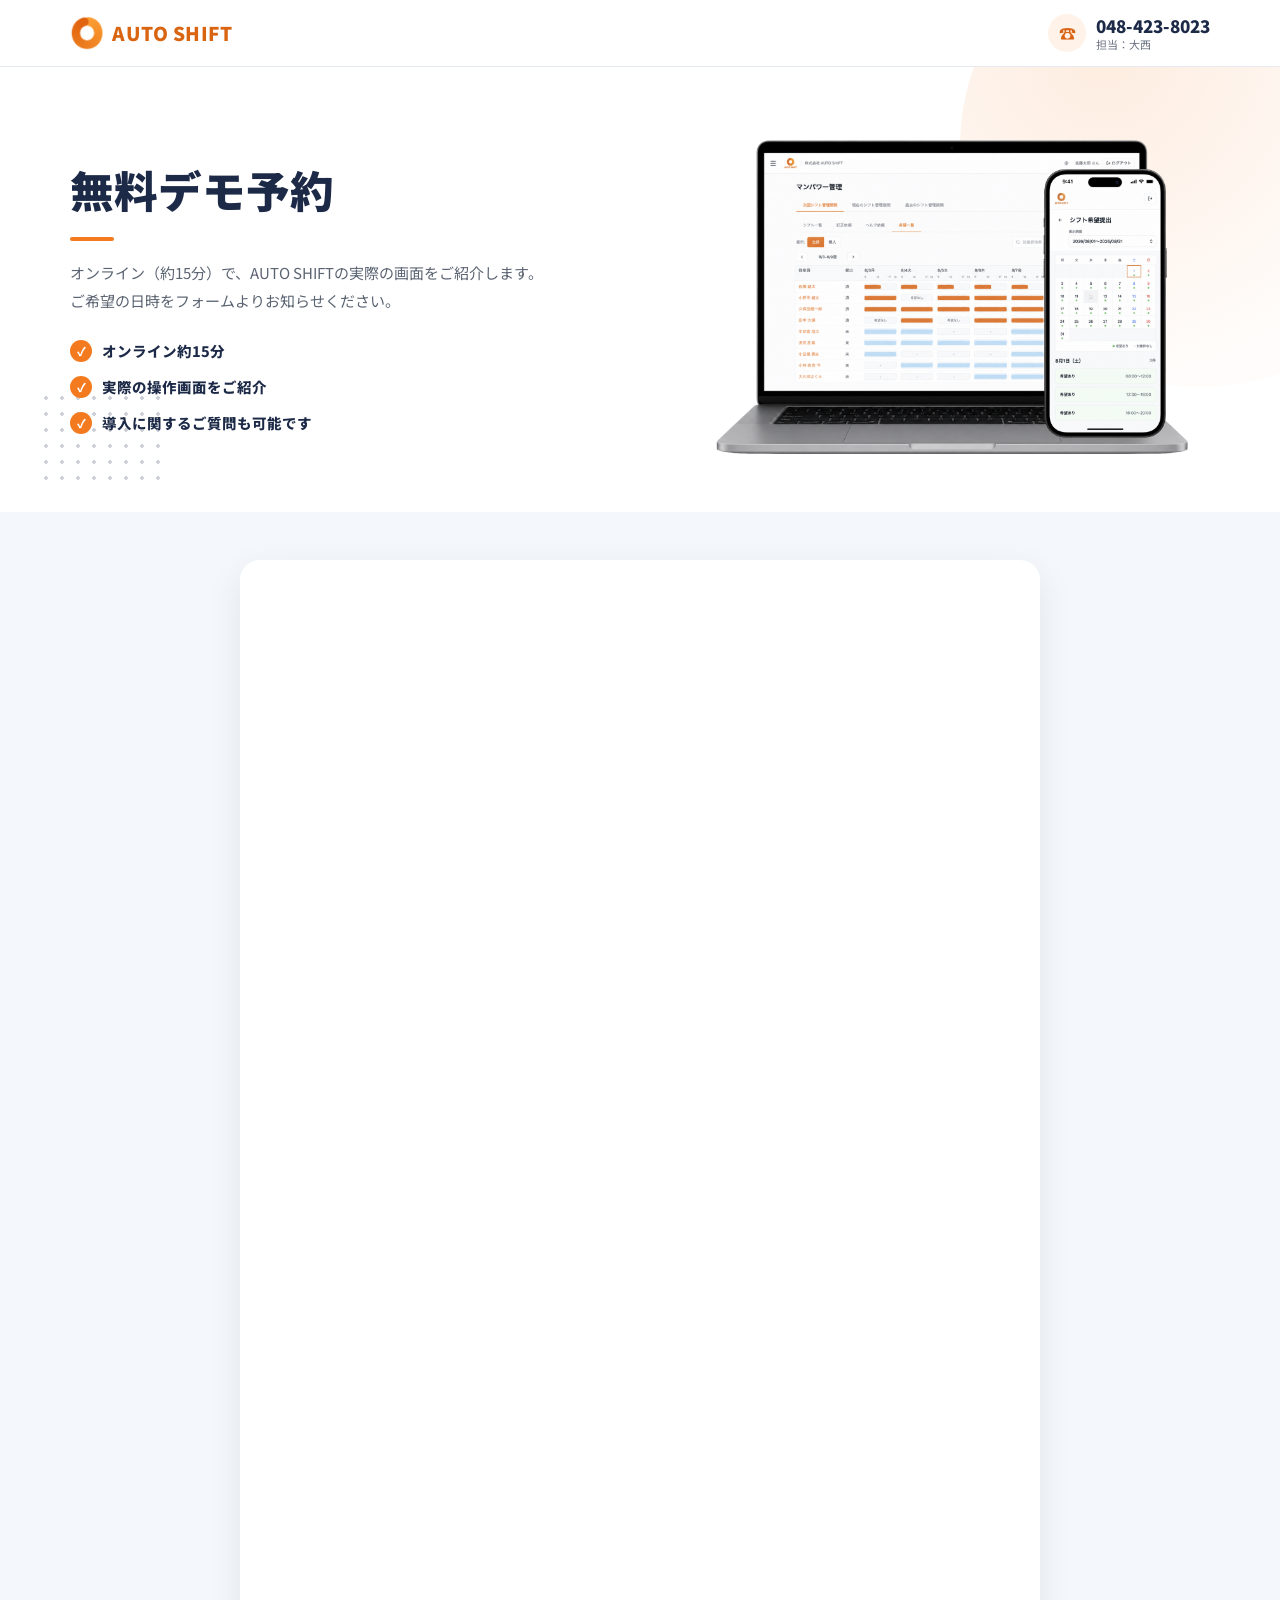
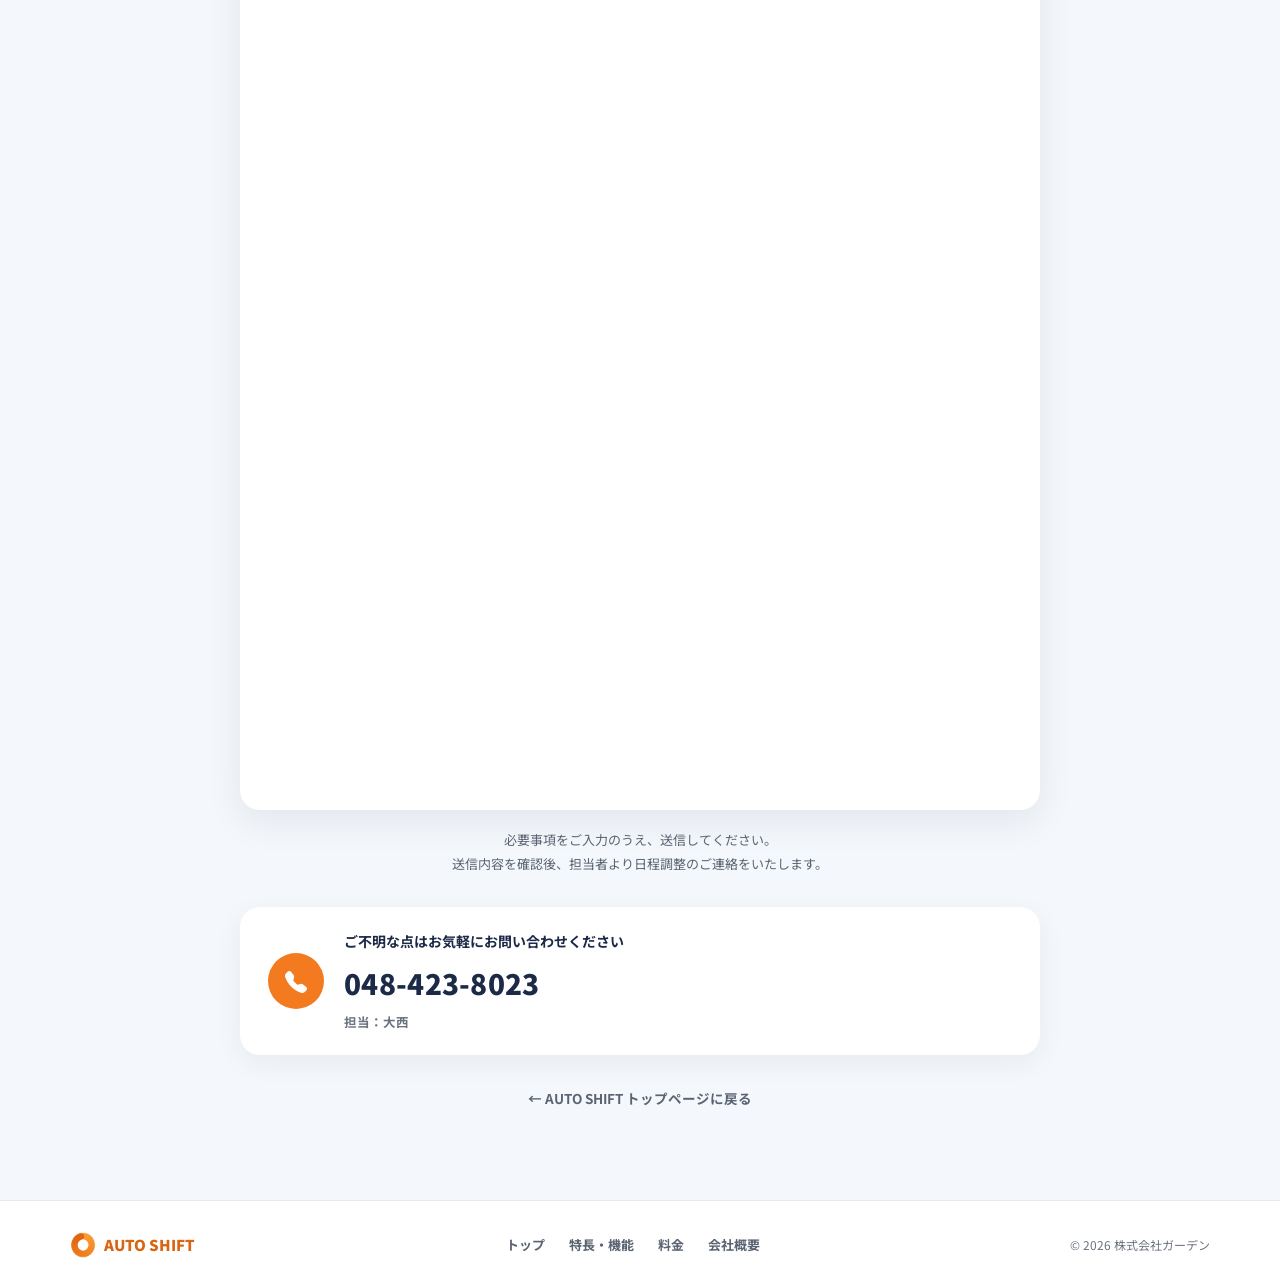
<file: contact.html>
<!DOCTYPE html>
<html lang="ja">
<head>
<meta charset="UTF-8">
<meta name="viewport" content="width=device-width, initial-scale=1">
<title>無料デモ予約｜AUTO SHIFT</title>
<meta name="description" content="AUTO SHIFTの無料デモ予約ページです。オンライン約15分で、実際の画面やサービスの使い方をご紹介します。">
<meta property="og:title" content="無料デモ予約｜AUTO SHIFT">
<meta property="og:description" content="オンライン約15分で、AUTO SHIFTの実際の画面をご紹介します。ご希望の日時をフォームよりお知らせください。">
<meta property="og:type" content="website">
<link rel="icon" href="images/favicon.png">
<link rel="preconnect" href="https://fonts.googleapis.com">
<link rel="preconnect" href="https://fonts.gstatic.com" crossorigin>
<link href="https://fonts.googleapis.com/css2?family=Noto+Sans+JP:wght@400;700;900&display=swap" rel="stylesheet">
<link rel="stylesheet" href="https://cdn.jsdelivr.net/npm/bootstrap-icons@1.11.3/font/bootstrap-icons.min.css">
<link rel="stylesheet" href="css/style.css">
</head>
<body class="contact-page">

<!-- ヘッダー -->
<header class="site-header">
  <div class="hd-inner">
    <a class="hd-logo" href="index.html" aria-label="AUTO SHIFT トップへ戻る"> <img src="images/logo-mark.png" alt=""> <span>AUTO SHIFT</span> </a>
    <div class="hd-right">
      <a class="hd-tel" href="tel:0484238023"> <span class="ico" aria-hidden="true">☎</span> <span> <span class="num" style="display:block">048-423-8023</span> <span class="staff" style="display:block">担当：大西</span> </span> </a>
    </div>
  </div>
</header>
<main>

  <!-- 02 無料デモ予約 イントロ -->
  <section class="contact-hero">
    <div class="contact-hero-deco-circle" aria-hidden="true"></div>
    <div class="contact-hero-deco-dots" aria-hidden="true"></div>
    <div class="wrap contact-hero-inner">
      <div class="contact-copy fade-up">
        <h1 class="contact-title">無料デモ予約</h1>
        <p class="contact-lead">オンライン（約15分）で、AUTO SHIFTの実際の画面をご紹介します。<br>
          ご希望の日時をフォームよりお知らせください。</p>
        <div class="contact-points" aria-label="無料デモについて">
          <span class="contact-point"><span class="contact-point-ico" aria-hidden="true">✓</span>オンライン約15分</span>
          <span class="contact-point"><span class="contact-point-ico" aria-hidden="true">✓</span>実際の操作画面をご紹介</span>
          <span class="contact-point"><span class="contact-point-ico" aria-hidden="true">✓</span>導入に関するご質問も可能です</span>
        </div>
      </div>
      <div class="contact-visual fade-up">
        <img src="images/hero-pc-phone.png" alt="AUTO SHIFTの管理画面（マンパワー管理）とスタッフ用スマホ画面（シフト希望提出）">
      </div>
    </div>
  </section>

  <!-- 03 Googleフォーム -->
  <section class="contact-form-section">
    <div class="wrap">
      <div class="contact-form-wrap">
        <iframe
          class="contact-form-frame"
          src="https://docs.google.com/forms/d/e/1FAIpQLSd605LmS6AO82v7D9Vqw-Ui3iQK_saumajwXVxCQGpr8py_Hw/viewform?embedded=true"
          title="AUTO SHIFT 無料デモ予約フォーム"
          loading="lazy"
          scrolling="no"
          frameborder="0"
          marginheight="0"
          marginwidth="0">読み込んでいます…</iframe>
      </div>
      <p class="contact-form-note">必要事項をご入力のうえ、送信してください。<br>
        送信内容を確認後、担当者より日程調整のご連絡をいたします。</p>

      <!-- 04 電話問い合わせ案内 -->
      <div class="contact-support">
        <div class="contact-support-inner">
          <span class="contact-support-ico" aria-hidden="true"><i class="bi bi-telephone-fill"></i></span>
          <div class="contact-support-text">
            <p class="contact-support-label">ご不明な点はお気軽にお問い合わせください</p>
            <a class="contact-support-tel" href="tel:0484238023">048-423-8023</a>
            <p class="contact-support-staff">担当：大西</p>
          </div>
        </div>
      </div>

      <p class="contact-back-link"><a href="index.html">← AUTO SHIFT トップページに戻る</a></p>
    </div>
  </section>
</main>

<!-- フッター -->
<footer class="site-footer">
  <div class="wrap footer-inner">
    <a class="footer-logo" href="index.html"> <img src="images/logo-mark.png" alt=""> <span>AUTO SHIFT</span> </a>
    <nav class="footer-nav" aria-label="サイトリンク"> <a href="../HP/index.html">トップ</a> <a href="../HP/features.html">特長・機能</a> <a href="../HP/price.html">料金</a> <a href="../HP/company.html">会社概要</a> </nav>
    <p class="footer-copy">© 2026 株式会社ガーデン</p>
  </div>
</footer>
<script src="js/main.js" defer></script>
</body>
</html>
</file>
<file: css/style.css>
/* ==================================================
   AUTO SHIFT LP style.css
   0.変数 1.リセット 2.共通 3.ヘッダー 4.FV 5.悩み 6.仕組み
   7.3つの理由 8.主な機能 9.競合比較 10.管理者/スタッフ
   11.Before/After 12.料金 13.中間CTA 14.導入の流れ
   15.FAQ 16.最終CTA 17.フッター 18.レスポンシブ
   ================================================== */
/* ---------- 0. 変数 ---------- */ :root {
  --orange: #f47a20;
  --orange-dark: #d96513;
  --orange-light: #fff2e8;
  --navy: #1c2a47;
  --navy2: #111a33;
  --navy-light: #e7edf7;
  --navy-mist: #eef3fa;
  --text: #1f2937;
  --gray: #5b6472;
  --subtext: #6b7280;
  --white: #ffffff;
  --bg-soft: #f4f7fb;
  --border: #e5e9f0;
  --radius-lg: 20px;
  --radius-md: 14px;
  --radius-sm: 8px;
  --container: 1180px;
  --shadow-card: 0 8px 28px rgba(28, 42, 71, .06);
  --shadow-soft: 0 16px 44px rgba(28, 42, 71, .10);
}
/* ---------- 1. リセット ---------- */
*, *::before, *::after {
  box-sizing: border-box
}
html {
  scroll-behavior: smooth
}
body {
  margin: 0;
  font-family: "Noto Sans JP", sans-serif;
  font-weight: 400;
  color: var(--text);
  background: var(--white);
  line-height: 1.8;
  -webkit-font-smoothing: antialiased;
}
img {
  max-width: 100%;
  display: block
}
a {
  color: inherit;
  text-decoration: none
}
ul {
  list-style: none;
  margin: 0;
  padding: 0
}
h1, h2, h3, p {
  margin: 0
}
button {
  font-family: inherit;
  cursor: pointer;
  border: none;
  background: none
}
@media (prefers-reduced-motion: reduce) {
  *, *::before, *::after {
    animation-duration: .01ms !important;
    animation-iteration-count: 1 !important;
    transition-duration: .01ms !important
  }
  html {
    scroll-behavior: auto
  }
}
:focus-visible {
  outline: 3px solid var(--orange);
  outline-offset: 3px;
  border-radius: 4px
}
/* ---------- 2. 共通 ---------- */
.wrap {
  max-width: var(--container);
  margin: 0 auto;
  padding: 0 20px
}
section {
  position: relative;
  scroll-margin-top: 84px
}
.eyebrow {
  display: flex;
  align-items: baseline;
  gap: 14px;
  margin-bottom: 18px;
}
.eyebrow .num {
  font-size: clamp(30px, 4vw, 42px);
  font-weight: 900;
  color: var(--orange);
  line-height: 1;
  letter-spacing: 0;
  font-style: italic;
}
.sec-head h2 {
  font-size: clamp(24px, 3.4vw, 34px);
  font-weight: 900;
  color: var(--navy);
  line-height: 1.5;
}
.sec-lead {
  color: var(--gray);
  font-size: 15px;
  margin-top: 14px;
  line-height: 1.9
}
.accent {
  color: var(--orange)
}
.pad-l {
  padding-block: clamp(56px, 7vw, 104px)
}
.pad-l.compact {
  padding-block: clamp(48px, 6vw, 80px)
}
.btn {
  display: inline-flex;
  align-items: center;
  justify-content: center;
  gap: 8px;
  font-weight: 900;
  border-radius: 999px;
  text-align: center;
  font-size: 16px;
  transition: transform .15s ease, box-shadow .15s ease, background .15s ease;
}
.btn-primary {
  background: var(--orange);
  color: #fff;
  padding: 18px 38px;
  box-shadow: 0 10px 26px rgba(244, 122, 32, .32);
}
.btn-primary:hover {
  transform: translateY(-2px);
  box-shadow: 0 14px 32px rgba(244, 122, 32, .4);
  background: var(--orange-dark)
}
.btn-primary::after {
  content: "›";
  font-size: 20px;
  margin-left: 2px;
  font-weight: 900
}
.btn-tel {
  background: #fff;
  color: var(--navy);
  padding: 16px 30px;
  border: 1.5px solid var(--border);
  font-weight: 700;
  font-size: 15px;
  box-shadow: var(--shadow-card);
}
.btn-tel:hover {
  border-color: var(--orange)
}
.btn-tel b {
  color: var(--navy);
  font-weight: 900
}
.cta-note {
  color: var(--subtext);
  font-size: 12.5px;
  margin-top: 10px;
  font-weight: 700
}
.fade-up {
  opacity: 0;
  transform: translateY(22px);
  transition: opacity .7s ease, transform .7s ease
}
.fade-up.in-view {
  opacity: 1;
  transform: none
}
/* ---------- 3. ヘッダー ---------- */
.site-header {
  position: sticky;
  top: 0;
  z-index: 100;
  background: rgba(255, 255, 255, .96);
  backdrop-filter: blur(8px);
  border-bottom: 1px solid var(--border);
}
.hd-inner {
  max-width: var(--container);
  margin: 0 auto;
  padding: 14px 20px;
  display: flex;
  align-items: center;
  justify-content: space-between;
  gap: 20px;
}
.hd-logo {
  display: flex;
  align-items: center;
  gap: 8px
}
.hd-logo img {
  width: 34px;
  height: 34px
}
.hd-logo span {
  font-size: 19px;
  font-weight: 900;
  color: var(--orange-dark);
  letter-spacing: .5px
}
.hd-right {
  display: flex;
  align-items: center;
  gap: 22px
}
.hd-tel {
  display: flex;
  align-items: center;
  gap: 10px
}
.hd-tel .ico {
  width: 38px;
  height: 38px;
  border-radius: 50%;
  background: var(--orange-light);
  display: flex;
  align-items: center;
  justify-content: center;
  color: var(--orange-dark);
  font-size: 17px;
  flex: none;
}
.hd-tel .num {
  font-size: 17px;
  font-weight: 900;
  color: var(--navy);
  line-height: 1.3
}
.hd-tel .staff {
  font-size: 11px;
  color: var(--subtext);
  line-height: 1.3
}
.hd-cta {
  padding: 12px 24px;
  font-size: 14px;
  box-shadow: none;
  white-space: nowrap
}
.hd-cta::after {
  display: none
}
/* ---------- 4. FV ---------- */
.hero {
  position: relative;
  overflow: hidden;
  padding-block: clamp(48px, 6vw, 76px) clamp(56px, 7vw, 88px);
}
.hero::before {
  content: "";
  position: absolute;
  inset: 0;
  background-image: url('../images/LP-FV-bg.png');
  background-size: cover;
  background-position: center;
  background-repeat: no-repeat;
  filter: hue-rotate(195deg) saturate(.55) brightness(1.05);
  z-index: 0;
}
.hero-inner {
  position: relative;
  z-index: 1;
}
.hero-deco-circle {
  position: absolute;
  border-radius: 50%;
  background: radial-gradient(circle at 30% 30%, rgba(28, 42, 71, .13), rgba(28, 42, 71, .02) 70%);
  pointer-events: none;
}
.hero-deco-circle.c1 {
  width: 640px;
  height: 640px;
  top: -220px;
  right: -220px
}
.hero-deco-circle.c2 {
  width: 340px;
  height: 340px;
  bottom: -160px;
  right: 12%;
  background: radial-gradient(circle at 30% 30%, rgba(58, 91, 153, .16), rgba(58, 91, 153, .02) 70%);
}
.hero-deco-dots {
  position: absolute;
  top: 18%;
  right: 2%;
  width: 150px;
  height: 110px;
  pointer-events: none;
  background-image: radial-gradient(var(--navy) 1.6px, transparent 1.6px);
  background-size: 16px 16px;
  opacity: .3;
}
.hero-grid {
  display: grid;
  grid-template-columns: 1fr 1.06fr;
  gap: 44px;
  align-items: center;
  position: relative;
  z-index: 1;
}
.hero-grid > .fade-up:not(.hero-visual) {
  position: relative;
  z-index: 2
}
.badge {
  display: inline-flex;
  align-items: center;
  gap: 7px;
  background: var(--navy-light);
  color: var(--navy);
  border: 1.5px solid rgba(28, 42, 71, .18);
  border-radius: 999px;
  padding: 6px 16px;
  font-size: 12.5px;
  font-weight: 900;
  margin-bottom: 10px;
  letter-spacing: .3px;
}
.badge::before {
  content: "";
  width: 10px;
  height: 10px;
  border-radius: 50%;
  background: var(--navy);
  flex: none
}
.hero h1 {
  font-size: clamp(28px, 3.6vw, 42px);
  font-weight: 900;
  line-height: 1.15;
  color: var(--navy);
}
.hero h1 .or {
  color: var(--orange);
  font-size: 1.5em
}
.hero-lead {
  margin: 14px 0 20px;
  font-size: 15.5px;
  color: var(--gray);
  line-height: 1.5
}
.hero-cta-row {
  display: inline-flex;
  flex-direction: column;
  align-items: center;
  gap: 8px;
  margin-bottom: 16px
}
.hero-cta-row .btn-primary {
  font-size: 18px;
  padding: 14px 32px
}
.hero-btn {
  flex-direction: column;
  gap: 3px;
  line-height: 1.25
}
.hero-btn::after {
  content: none
}
.hero-btn-sub {
  display: block;
  font-size: 11px;
  font-weight: 700;
  letter-spacing: 1px;
  opacity: .9
}
.hero-btn-main {
  display: inline-flex;
  align-items: center;
  gap: 6px
}
.hero-btn-main .arrow {
  font-size: 20px;
  font-weight: 900;
  line-height: 1
}
.hero-cta-row .cta-note {
  margin-top: 0
}
.price-chips {
  display: grid;
  grid-template-columns: repeat(3, 1fr);
  gap: 8px
}
.p-chip {
  background: #fff;
  border: 1px solid var(--border);
  border-radius: var(--radius-md);
  padding: 10px 8px;
  text-align: center;
  box-shadow: var(--shadow-card);
  display: flex;
  flex-direction: column;
  justify-content: center;
  gap: 4px;
}
.p-chip .lbl {
  font-size: 11.5px;
  color: var(--subtext);
  font-weight: 700;
  margin-bottom: 0;
  display: block
}
.p-chip .val {
  font-size: 20px;
  font-weight: 900;
  color: var(--navy)
}
.p-chip .val em {
  font-style: normal;
  color: var(--orange-dark);
  font-size: 26px
}
.p-chip.strong .val {
  color: var(--orange-dark);
  font-size: 17px;
  line-height: 1.4
}
.hero-note {
  font-size: 11.5px;
  color: var(--subtext);
  margin-top: 8px;
  line-height: 1.5
}
.hero-visual {
  position: relative
}
.hero-visual img {
  position: relative;
  z-index: 1;
  width: 100%;
  height: auto;
  display: block
}
/* PC幅では実画面を少し拡大(テキスト側に一部被ってもよい/transformなのでグリッド計算には影響しない) */
@media(min-width:1025px) {
  .hero-visual img {
    transform: scale(1.2);
    transform-origin: center center
  }
  /* 06 比較: PC幅ではテキストブロックと比較表を横並びに */
  .compare-layout {
    display: grid;
    grid-template-columns: 1fr 1.5fr;
    gap: 40px;
    align-items: start;
  }
  .compare-layout .compare-top {
    margin-bottom: 0;
  }
}
/* ---------- 5. 悩み ---------- */
.pain-grid {
  display: grid;
  grid-template-columns: repeat(4, 1fr);
  gap: 20px;
  margin-top: 8px
}
.pain-card {
  background: #fff;
  border: 1px solid var(--border);
  border-radius: var(--radius-md);
  padding: 26px 22px;
  box-shadow: var(--shadow-card);
}
.pain-card .ico {
  width: 100%;
  height: auto;
  margin-bottom: 18px
}
.pain-card h3 {
  font-size: 15.5px;
  font-weight: 900;
  color: var(--navy);
  line-height: 1.6;
  margin-bottom: 10px
}
.pain-card p {
  font-size: 13px;
  color: var(--gray);
  line-height: 1.8
}
.pain-sum {
  text-align: center;
  margin-top: 52px;
  font-size: clamp(16px, 2vw, 19px);
  font-weight: 900;
  color: var(--navy);
  line-height: 1.7
}
.pain-scheme-card {
  background: var(--bg-soft);
  border-radius: var(--radius-lg);
  margin-top: 28px;
  padding: clamp(24px, 3.5vw, 36px);
  text-align: center;
}
.pain-scheme-card p {
  font-size: clamp(18px, 2.4vw, 24px);
  font-weight: 900;
  color: var(--navy);
  line-height: 1.7
}
/* ---------- 6. 仕組み(6STEP) ---------- */
.sec-scheme {
  background: var(--navy-mist)
}
.flow6 {
  display: grid;
  grid-template-columns: 1fr auto 1fr auto 1fr auto 1fr auto 1fr auto 1fr;
  gap: 0 6px;
  align-items: stretch;
  margin-top: 44px
}
.flow-step {
  background: #fff;
  border: 1px solid var(--border);
  border-radius: var(--radius-md);
  padding: 20px 14px;
  text-align: center;
  box-shadow: var(--shadow-card);
  display: flex;
  flex-direction: column;
  align-items: center;
}
.flow-step .tag {
  display: inline-block;
  background: var(--orange);
  color: #fff;
  font-size: 11px;
  font-weight: 900;
  border-radius: 999px;
  padding: 4px 12px;
  margin-bottom: 12px;
  letter-spacing: .4px;
}
.flow-step h3 {
  font-size: 14px;
  font-weight: 900;
  color: var(--navy);
  margin-bottom: 12px;
  line-height: 1.5
}
.flow-step .ico {
  width: 64px;
  height: 64px;
  margin-top: auto;
  padding-top: 16px;
  box-sizing: content-box;
}
.flow-step p {
  font-size: 11.5px;
  color: var(--gray);
  line-height: 1.7
}
.flow-arrow-wrap {
  display: flex;
  align-items: center;
  justify-content: center
}
.arrow-h {
  width: 34px;
  height: 26px;
  background: var(--orange);
  flex: none;
  clip-path: polygon(0% 32%, 55% 32%, 55% 4%, 100% 50%, 55% 96%, 55% 68%, 0% 68%);
}
.arrow-v {
  width: 26px;
  height: 34px;
  background: var(--orange);
  flex: none;
  clip-path: polygon(32% 0%, 32% 55%, 4% 55%, 50% 100%, 96% 55%, 68% 55%, 68% 0%);
}
.flow-summary {
  margin-top: 28px;
  background: #fff;
  border: 1px solid var(--border);
  border-radius: 999px;
  padding: 18px 32px;
  display: flex;
  align-items: center;
  justify-content: center;
  gap: 16px;
  flex-wrap: wrap;
  box-shadow: var(--shadow-card);
}
.flow-summary .fs-item {
  display: flex;
  align-items: center;
  gap: 10px;
  font-size: 14px;
  font-weight: 900;
  color: var(--navy)
}
.flow-summary .fs-item .ico {
  width: 24px;
  height: 24px
}
.flow-summary .fs-arrow {
  color: var(--orange);
  font-weight: 900;
  font-size: 18px
}
.flow-summary .fs-text {
  font-size: 14.5px;
  color: var(--navy);
  font-weight: 700;
  margin-left: 6px;
  text-decoration: underline solid var(--orange);
  text-decoration-thickness: 2px;
  text-underline-offset: 3px;
}
/* ---------- 7. 3つの理由 ---------- */
.reason-block {
  display: grid;
  grid-template-columns: 1fr 1fr;
  gap: 56px;
  align-items: center;
  padding-block: clamp(36px, 4.5vw, 56px);
}
.reason-block:not(:last-child) {
  border-bottom: 1px solid var(--border)
}
.reason-block.rev .r-text {
  order: 2
}
.reason-block.rev .r-visual {
  order: 1
}
.r-num {
  font-size: 15px;
  font-weight: 900;
  color: var(--navy);
  letter-spacing: 2px;
  margin-bottom: 10px
}
.r-text h3 {
  font-size: clamp(21px, 2.6vw, 28px);
  font-weight: 900;
  color: var(--navy);
  line-height: 1.5;
  margin-bottom: 18px
}
.r-text p {
  font-size: 14.5px;
  color: var(--gray);
  line-height: 2
}
/* 04 選ばれる3つの理由: セクション全体をコンパクトに */
.sec-reasons .eyebrow {
  margin-bottom: 10px
}
.sec-reasons .reason-block {
  padding-block: clamp(20px, 2.6vw, 32px);
  gap: 40px
}
.sec-reasons .r-num {
  margin-bottom: 6px
}
.sec-reasons .r-text h3 {
  margin-bottom: 10px
}
.sec-reasons .r-text p {
  line-height: 1.7
}
.sec-reasons .r-text .r-emph {
  margin-top: 10px
}
.r-text .r-emph {
  display: inline-block;
  margin-top: 18px;
  background: var(--orange-light);
  color: var(--orange-dark);
  font-weight: 900;
  font-size: 13.5px;
  border-radius: var(--radius-sm);
  padding: 10px 16px;
}
.r-visual {
  border-radius: var(--radius-lg);
  overflow: hidden;
  box-shadow: var(--shadow-soft);
  border: 1px solid var(--border);
  background: #fff;
}
.r-visual.no-frame {
  box-shadow: none;
  border: none;
  background: none;
  width: 80%;
  margin: 0 auto;
}
.r-visual img {
  width: 100%;
  height: 100%;
  object-fit: cover;
  display: block
}
.r-visual.crop-top img {
  object-position: top
}
.r-visual-auto img {
  height: auto;
  object-fit: contain
}
/* スキル×レベル 表(擬似スクリーンショット) */
.skill-table {
  padding: 22px
}
.skill-table .st-head {
  display: flex;
  justify-content: space-between;
  font-size: 11.5px;
  color: var(--subtext);
  font-weight: 700;
  padding-bottom: 10px;
  border-bottom: 1.5px solid var(--border);
  margin-bottom: 10px
}
.skill-row {
  display: flex;
  align-items: center;
  justify-content: space-between;
  padding: 10px 0;
  border-bottom: 1px solid var(--border);
  font-size: 13px
}
.skill-row:last-child {
  border-bottom: none
}
.skill-row .name {
  display: flex;
  align-items: center;
  gap: 8px;
  font-weight: 700;
  color: var(--navy)
}
.skill-row .avatar {
  width: 26px;
  height: 26px;
  border-radius: 50%;
  background: var(--orange-light);
  display: flex;
  align-items: center;
  justify-content: center;
  font-size: 11px;
  color: var(--orange-dark);
  font-weight: 900
}
.skill-row .tag {
  background: var(--bg-soft);
  border-radius: 6px;
  padding: 4px 10px;
  font-size: 11.5px;
  color: var(--gray);
  font-weight: 700
}
.skill-row .stars {
  color: var(--orange);
  font-size: 12px;
  letter-spacing: 1px
}
.skill-row .cnt {
  font-size: 11.5px;
  color: var(--subtext);
  font-weight: 700
}
/* ---------- 8. 主な機能 ---------- */
.sec-func {
  background: var(--bg-soft)
}
.func-layout {
  display: grid;
  grid-template-columns: 1fr minmax(320px, 420px) 1fr;
  gap: 28px;
  align-items: center;
  margin-top: 40px
}
.func-col {
  display: flex;
  flex-direction: column;
  gap: 16px
}
.func-item {
  display: flex;
  align-items: center;
  gap: 14px;
  background: #fff;
  border: 1px solid var(--border);
  border-radius: var(--radius-md);
  padding: 16px 18px;
  box-shadow: var(--shadow-card);
}
.func-item .ico {
  width: 36px;
  height: 36px;
  flex: none
}
.func-item .ico svg {
  width: 100%;
  height: 100%
}
.func-item h3 {
  font-size: 14px;
  font-weight: 900;
  color: var(--navy);
  margin-bottom: 6px;
  line-height: 1.5
}
.func-item p {
  font-size: 12px;
  color: var(--gray);
  line-height: 1.7
}
.func-center img {
  border-radius: var(--radius-lg);
  box-shadow: none;
  border: none;
  background: none
}
/* ---------- 9. 競合比較 ---------- */
.sec-compare {
  background: #fff
}
.sec-pair {
  background: var(--bg-soft)
}
.compare-top {
  display: grid;
  grid-template-columns: 1fr;
  gap: 16px;
  align-items: start;
  margin-bottom: 44px
}
.compare-top h3 {
  font-size: clamp(19px, 2.4vw, 25px);
  font-weight: 900;
  color: var(--navy);
  line-height: 1.6
}
.compare-table-wrap {
  overflow-x: auto;
  border-radius: var(--radius-lg);
  box-shadow: var(--shadow-soft);
  border: 1px solid var(--border);
  width: 100%
}
table.compare {
  width: 100%;
  table-layout: fixed;
  border-collapse: collapse;
  background: #fff;
  min-width: 480px;
  white-space: nowrap
}
table.compare th.col-item, table.compare td.col-item {
  width: 50%
}
table.compare th.col-as, table.compare td.col-as {
  width: 25%
}
table.compare th:last-child, table.compare td:last-child {
  width: 25%
}
table.compare thead th {
  font-size: 14px;
  font-weight: 900;
  padding: 10px 16px;
  text-align: center;
  color: var(--navy);
  background: var(--bg-soft);
  border-bottom: 1px solid var(--border);
}
table.compare thead th.col-item {
  text-align: left;
  background: #fff
}
table.compare thead th.col-as {
  background: var(--orange);
  color: #fff;
  font-size: 16px
}
table.compare tbody td {
  padding: 8px 16px;
  text-align: center;
  font-size: 14px;
  border-bottom: 1px solid var(--border);
  color: var(--gray)
}
table.compare tbody td.col-item {
  text-align: left;
  font-weight: 700;
  color: var(--navy);
  font-size: 13.5px
}
table.compare tbody td.col-as {
  background: var(--orange-light)
}
table.compare td.col-as .mk {
  font-size: 24px
}
table.compare tbody tr:last-child td {
  border-bottom: none
}
.mk {
  font-weight: 900;
  font-size: 17px
}
.mk.great {
  color: var(--orange-dark);
  font-size: 19px
}
.mk.mid {
  color: var(--navy);
  opacity: .75
}
.mk.low {
  color: var(--subtext)
}
.compare-note {
  font-size: 11.5px;
  color: var(--subtext);
  margin-top: 16px;
  line-height: 1.8;
  text-align: right
}
/* ---------- 10. 管理者/スタッフ ---------- */
.pair-grid {
  display: grid;
  grid-template-columns: 1fr 1fr;
  gap: 24px;
  margin-top: 40px
}
.pair-card {
  background: #fff;
  border: 1px solid var(--border);
  border-radius: var(--radius-lg);
  padding: 32px;
  box-shadow: var(--shadow-card)
}
.pair-label {
  display: inline-block;
  background: var(--orange);
  color: #fff;
  font-size: 12px;
  font-weight: 900;
  border-radius: 999px;
  padding: 6px 16px;
  margin-bottom: 16px;
}
.pair-label.staff {
  background: var(--orange)
}
.pair-card h3 {
  font-size: clamp(18px, 2vw, 22px);
  font-weight: 900;
  color: var(--navy);
  margin-bottom: 20px
}
.pair-card ul {
  margin-bottom: 24px
}
.pair-card li {
  display: flex;
  gap: 10px;
  font-size: 14px;
  color: var(--gray);
  padding: 4px 0;
  line-height: 1.7;
}
.pair-card li::before {
  content: "✓";
  color: var(--orange);
  font-weight: 900;
  flex: none
}
.pair-visual {
  border-radius: var(--radius-md);
  overflow: hidden;
  position: relative
}
.pair-visual img {
  width: 100%
}
.staff-visual-row {
  display: flex;
  gap: 8px;
  align-items: center;
  justify-content: center
}
.staff-visual-row .pair-visual {
  flex: 0 0 47%
}
.staff-visual-row img {
  border-radius: var(--radius-md);
  width: 100%;
  height: auto
}
.line-note {
  position: relative;
  flex: 1;
  display: flex;
  flex-direction: column;
  align-items: center;
  text-align: center;
  gap: 10px;
  background: var(--bg-soft);
  border: 1px solid var(--border);
  border-radius: var(--radius-sm);
  padding: 12px 16px;
  font-size: 12px;
  color: var(--orange-dark);
  font-weight: 700;
}
.line-note::before {
  content: "";
  position: absolute;
  left: -9px;
  top: 50%;
  transform: translateY(-50%);
  border-width: 9px 9px 9px 0;
  border-style: solid;
  border-color: transparent var(--border) transparent transparent;
}
.line-note::after {
  content: "";
  position: absolute;
  left: -8px;
  top: 50%;
  transform: translateY(-50%);
  border-width: 8px 8px 8px 0;
  border-style: solid;
  border-color: transparent var(--bg-soft) transparent transparent;
}
.line-note .dot {
  width: 32px;
  height: 32px;
  border-radius: 50%;
  flex: none;
  display: flex;
  align-items: center;
  justify-content: center;
  color: #06C755;
  font-size: 32px;
  font-weight: 900
}
.pair-foot {
  display: flex;
  align-items: center;
  justify-content: center;
  gap: 16px;
  text-align: center;
  margin-top: 32px;
  background: var(--navy-light);
  border-radius: var(--radius-md);
  padding: 18px 24px;
  font-size: 14px;
  font-weight: 700;
  color: var(--gray);
  line-height: 1.8;
}
.pair-foot i {
  flex: none;
  font-size: 32px;
  color: var(--navy)
}
/* ---------- 11. Before/After ---------- */
.sec-ba {
  background: #fff
}
.ba-grid {
  display: grid;
  grid-template-columns: 1fr;
  gap: 20px;
  align-items: center;
  margin-top: 40px
}
.ba-arrow-col {
  transform: rotate(90deg);
  margin: 4px auto
}
.ba-col {
  background: #fff;
  border: 1px solid var(--border);
  border-radius: var(--radius-lg);
  overflow: hidden;
  box-shadow: var(--shadow-card)
}
.ba-head {
  padding: 16px 22px;
  font-weight: 900;
  font-size: 14px;
  display: flex;
  align-items: center;
  gap: 10px
}
.ba-head.before {
  background: var(--bg-soft);
  color: var(--gray)
}
.ba-head.after {
  background: var(--navy);
  color: #fff;
  flex-wrap: wrap
}
.ba-after-label {
  font-size: 13px;
  font-weight: 700;
  opacity: .92
}
.ba-after-title {
  font-size: 18px;
  font-weight: 900
}
.ba-body {
  padding: 24px 22px
}
.ba-step {
  display: flex;
  align-items: center;
  gap: 10px;
  font-size: 13.5px;
  font-weight: 700;
  color: var(--navy);
  padding: 8px 0
}
.ba-step-arrow {
  color: var(--subtext);
  font-size: 13px;
  padding-left: 4px
}
.ba-body-icons {
  display: flex;
  align-items: center;
  justify-content: space-between;
  gap: 2px;
}
.ba-icon-step {
  display: flex;
  flex-direction: column;
  align-items: center;
  text-align: center;
  flex: 1;
  min-width: 0
}
.ba-icon-step img {
  width: 100%;
  max-width: 100px;
  height: auto;
  aspect-ratio: 1 / 1;
  margin-bottom: 8px
}
.ba-icon-step span {
  font-size: 11px;
  color: var(--navy);
  font-weight: 700;
  line-height: 1.5
}
.ba-step-num {
  display: inline-flex;
  align-items: center;
  justify-content: center;
  width: 16px;
  height: 16px;
  border-radius: 50%;
  background: var(--navy);
  color: #fff;
  font-size: 9.5px;
  font-weight: 900;
  font-style: normal;
  margin-right: 4px;
  vertical-align: middle;
  flex: none
}
.ba-icon-arrow {
  flex: none;
  color: var(--subtext);
  font-size: 40px;
  font-weight: 700;
}
.ba-head.after ~ .ba-body-icons {
  background: var(--orange-light)
}
.ba-head.after ~ .ba-body-icons .ba-icon-arrow {
  color: var(--orange)
}
.ba-head.after ~ .ba-body .ba-step {
  color: var(--navy)
}
.ba-auto-step .ba-auto-badge {
  display: inline-flex;
  align-items: center;
  gap: 4px;
  background: var(--orange);
  color: #fff;
  font-size: 11px;
  font-weight: 900;
  padding: 4px 12px;
  border-radius: 999px;
  margin-bottom: 10px;
  box-shadow: 0 4px 10px rgba(244, 122, 32, .25)
}
.ba-auto-step .ba-step-title {
  display: block;
  font-size: 13px;
  font-weight: 900;
  color: var(--orange-dark);
  line-height: 1.4;
  margin-top: 2px
}
.ba-auto-step .ba-step-desc {
  display: block;
  font-size: 10.5px;
  color: var(--gray);
  font-weight: 500;
  line-height: 1.5;
  margin-top: 2px
}
.ba-col.ba-auto .ba-body-icons {
  gap: 4px;
  align-items: flex-start
}
.ba-col.ba-auto .ba-icon-step img, .ba-col.ba-auto .ba-auto-icon {
  width: 100%;
  max-width: 92px;
  height: auto;
  aspect-ratio: 1 / 1;
  margin-bottom: 6px
}
.ba-col.ba-auto .ba-icon-arrow {
  font-size: 26px;
  margin-top: 50px
}
.ba-arrow-col {
  display: flex;
  align-items: center;
  justify-content: center
}
.ba-bottom {
  display: flex;
  align-items: center;
  justify-content: space-between;
  gap: 32px;
  text-align: left;
  margin-top: 52px;
  padding: 28px 36px
}
.ba-bottom-text {
  flex: 1;
  min-width: 0
}
.ba-bottom h3 {
  font-size: clamp(18px, 2.2vw, 22px);
  font-weight: 900;
  color: var(--navy);
  margin-bottom: 10px
}
.ba-bottom p {
  font-size: 14px;
  color: var(--gray);
  line-height: 1.8
}
.ba-illust {
  display: flex;
  justify-content: center;
  flex: none
}
.ba-illust img {
  width: 320px;
  height: auto
}
/* ---------- 12. 料金 ---------- */
.sec-price {
  background: var(--navy-mist)
}
.price-panel {
  display: grid;
  grid-template-columns: 13fr 7fr;
  gap: 24px;
  margin-top: 36px;
  align-items: stretch;
}
.price-main-card {
  background: #fff;
  border-radius: var(--radius-lg);
  padding: clamp(22px, 2.8vw, 32px);
  text-align: center;
  box-shadow: var(--shadow-soft);
  border: 1px solid var(--border);
}
.price-ribbon {
  display: inline-block;
  background: var(--orange);
  color: #fff;
  font-weight: 900;
  font-size: 13px;
  padding: 8px 22px;
  border-radius: 999px;
  margin-bottom: 14px;
}
.price-main-card .lbl {
  font-size: 14px;
  font-weight: 700;
  color: var(--gray);
  margin-bottom: 4px
}
.price-big {
  font-size: clamp(40px, 7vw, 68px);
  font-weight: 900;
  color: var(--navy);
  line-height: 1.1
}
.price-big .yen {
  font-size: .5em;
  margin-right: 6px;
  vertical-align: 6%
}
.price-big .unit {
  font-size: .5em;
  font-weight: 700;
  margin-left: 6px
}
.price-big .tax {
  font-size: .26em;
  font-weight: 700;
  color: var(--gray);
  margin-left: 6px
}
.price-benefits {
  display: flex;
  align-items: center;
  justify-content: center;
  gap: 20px;
  margin-top: 16px;
  padding-top: 16px;
  border-top: 1px solid var(--border);
}
.benefit {
  display: flex;
  align-items: center;
  justify-content: center;
  gap: 10px;
  flex: 1;
  font-size: 14px;
  color: var(--navy);
  font-weight: 700;
  text-align: left;
}
.benefit b {
  color: var(--orange-dark);
  font-weight: 900;
  font-size: 15px;
}
.benefit-check {
  flex: none;
  width: 22px;
  height: 22px;
  border-radius: 50%;
  background: var(--orange);
  color: #fff;
  font-size: 12px;
  font-weight: 900;
  display: flex;
  align-items: center;
  justify-content: center;
}
.benefit-divider {
  width: 1px;
  align-self: stretch;
  background: var(--border);
  flex: none;
}
.price-line {
  display: flex;
  align-items: center;
  justify-content: space-between;
  gap: 16px;
  margin-top: 14px;
  background: #eef7f0;
  border-radius: var(--radius-md);
  padding: 12px 20px;
}
.price-line-main {
  display: flex;
  align-items: center;
  gap: 12px;
  text-align: left;
}
.price-line-tag {
  flex: none;
  background: #06C755;
  color: #fff;
  font-weight: 900;
  font-size: 12px;
  border-radius: 999px;
  padding: 6px 14px;
}
.price-line-label {
  font-size: 11.5px;
  color: var(--subtext);
  font-weight: 700;
}
.price-line-value {
  font-size: 14.5px;
  color: var(--navy);
  font-weight: 700;
  margin-top: 2px;
}
.price-line-value b {
  color: #06C755;
  font-size: 17px;
  font-weight: 900;
}
.price-line-note {
  flex: none;
  font-size: 10.5px;
  color: var(--subtext);
  line-height: 1.6;
  max-width: 190px;
  text-align: right;
  margin: 0;
}
.price-side {
  display: flex;
  flex-direction: column;
  gap: 14px
}
.price-cta-card {
  background: #fff;
  border-radius: var(--radius-lg);
  padding: 26px 28px;
  box-shadow: var(--shadow-card);
  border: 1px solid var(--border);
  text-align: center;
  flex: 1;
  display: flex;
  flex-direction: column;
  align-items: center;
  justify-content: center;
  gap: 14px;
}
.price-cta-visual img {
  width: 100%;
  max-width: 220px;
  height: auto;
}
.price-cta-card .btn-primary {
  width: 100%
}
.sec-head .price-body {
  max-width: none;
  margin: 14px 0 0;
  text-align: left;
  font-size: 15px;
  color: var(--gray);
  line-height: 1.9
}
/* ---------- 13. 中間CTA ---------- */
.mid-cta {
  background: linear-gradient(120deg, var(--navy) 0%, var(--navy2) 100%);
  color: #fff;
  padding-block: 40px;
  position: relative;
  overflow: hidden;
}
.mid-cta::before {
  content: "";
  position: absolute;
  width: 420px;
  height: 420px;
  top: -180px;
  right: -140px;
  border-radius: 50%;
  background: radial-gradient(circle at 30% 30%, rgba(255, 255, 255, .16), rgba(255, 255, 255, .02) 70%);
  pointer-events: none;
}
.mid-cta::after {
  content: "";
  position: absolute;
  top: 14%;
  left: 4%;
  width: 150px;
  height: 110px;
  background-image: radial-gradient(#fff 1.6px, transparent 1.6px);
  background-size: 16px 16px;
  opacity: .18;
  pointer-events: none;
}
.mid-inner {
  display: flex;
  align-items: center;
  gap: 36px;
  justify-content: space-between;
  flex-wrap: wrap;
  position: relative;
  z-index: 1;
}
.mid-inner::before, .mid-inner::after {
  content: "";
  position: absolute;
  z-index: -1;
  background-image: radial-gradient(#fff 1.6px, transparent 1.6px);
  background-size: 16px 16px;
  opacity: .16;
  pointer-events: none;
}
.mid-inner::before {
  width: 120px;
  height: 70px;
  bottom: -22px;
  left: 34%;
}
.mid-inner::after {
  width: 110px;
  height: 90px;
  bottom: -16px;
  right: 6%;
}
.mid-visual {
  flex: none;
  width: 180px;
  opacity: 1;
  border-radius: 12px;
  overflow: hidden
}
.mid-text {
  flex: 1;
  min-width: 300px;
  position: relative;
}
.mid-text::before {
  content: "";
  position: absolute;
  z-index: -1;
  width: 260px;
  height: 260px;
  bottom: -150px;
  left: -80px;
  border-radius: 50%;
  background: radial-gradient(circle at 30% 30%, rgba(255, 255, 255, .14), rgba(255, 255, 255, .02) 70%);
  pointer-events: none;
}
.mid-text h3 {
  font-size: clamp(19px, 2.6vw, 25px);
  font-weight: 900;
  line-height: 1.6;
  margin-bottom: 12px
}
.mid-text p {
  font-size: 13.5px;
  line-height: 1.9;
  opacity: .95
}
.mid-actions {
  display: flex;
  flex-direction: column;
  align-items: flex-start;
  gap: 12px;
  flex: none
}
.mid-actions .btn-tel {
  box-shadow: none;
  background: rgba(255, 255, 255, .12);
  border-color: rgba(255, 255, 255, .4);
  color: #fff
}
.mid-actions .btn-tel b {
  color: #fff
}
/* ---------- 14. 導入の流れ ---------- */
.steps5 {
  display: grid;
  grid-template-columns: 1fr auto 1fr auto 1fr auto 1fr auto 1fr;
  gap: 0 6px;
  align-items: stretch;
  margin-top: 40px
}
.step5-item {
  background: #fff;
  border: 1px solid var(--border);
  border-radius: var(--radius-md);
  padding: 24px 16px;
  text-align: center;
  box-shadow: var(--shadow-card);
  display: flex;
  flex-direction: column;
  align-items: center;
}
.step5-item .n {
  font-size: 11.5px;
  font-weight: 900;
  color: var(--orange);
  letter-spacing: 1.5px;
  margin-bottom: 12px
}
.step5-item .ico {
  width: 38px;
  height: 38px;
  margin-bottom: 14px
}
.step5-item h3 {
  font-size: 14.5px;
  font-weight: 900;
  color: var(--navy);
  margin-bottom: 8px
}
.step5-item p {
  font-size: 11.5px;
  color: var(--gray);
  line-height: 1.7
}
.step5-arrow {
  display: flex;
  align-items: center;
  justify-content: center
}
.arrow-sm {
  width: 16px;
  height: 14px;
  background: var(--orange);
  flex: none;
  clip-path: polygon(0% 30%, 55% 30%, 55% 5%, 100% 50%, 55% 95%, 55% 70%, 0% 70%);
}
/* ---------- 15. FAQ ---------- */
.sec-faq {
  background: var(--bg-soft)
}
.faq-hint {
  font-size: 13px;
  color: var(--subtext);
  margin-bottom: 24px
}
.faq-grid {
  display: grid;
  grid-template-columns: 1fr 1fr;
  gap: 14px;
  margin-top: 8px
}
.faq-item {
  background: #fff;
  border: 1px solid var(--border);
  border-radius: var(--radius-md);
  overflow: hidden;
  box-shadow: var(--shadow-card);
}
.faq-item summary {
  list-style: none;
  cursor: pointer;
  padding: 18px 48px 18px 20px;
  font-weight: 900;
  font-size: 14.5px;
  color: var(--navy);
  position: relative;
  display: flex;
  gap: 10px;
}
.faq-item summary::-webkit-details-marker {
  display: none
}
.faq-item summary .qm {
  color: var(--orange);
  font-weight: 900;
  flex: none
}
.faq-item summary::after {
  content: "+";
  position: absolute;
  right: 18px;
  top: 50%;
  transform: translateY(-50%);
  color: var(--orange);
  font-weight: 900;
  font-size: 22px;
  line-height: 1;
}
.faq-item[open] summary::after {
  content: "−"
}
.faq-item .a {
  padding: 0 20px 20px 44px;
  color: var(--gray);
  font-size: 13.5px;
  line-height: 1.9
}
/* ---------- 16. 最終CTA ---------- */
.final-cta {
  background: linear-gradient(160deg, var(--orange) 0%, var(--orange-dark) 100%);
  color: #fff;
  padding-block: clamp(40px, 5.5vw, 76px)
}
.final-grid {
  display: grid;
  grid-template-columns: 1fr 1fr;
  gap: 24px;
  align-items: center
}
.final-copy .cta-tag {
  color: var(--orange);
  font-weight: 900;
  font-size: 13px;
  margin-bottom: 10px;
  display: block
}
.final-copy h2 {
  font-size: clamp(26px, 3.6vw, 38px);
  font-weight: 900;
  line-height: 1.4;
  margin-bottom: 14px
}
.final-heading-line {
  position: relative;
  display: inline-block;
  z-index: 1;
}
.final-heading-line::after {
  content: "";
  position: absolute;
  left: 0;
  bottom: 0.08em;
  width: 100%;
  height: 0.5em;
  background: #1c2a47;
  border-radius: 0;
  z-index: -1;
}
.final-copy p {
  font-size: 14.5px;
  font-weight: 600;
  color: #fff;
  line-height: 1.8
}
.final-visual {
  position: relative
}
.final-visual img {
  width: 100%
}
.final-actions {
  display: flex;
  flex-direction: column;
  align-items: center;
  gap: 10px;
  margin-top: 0
}
.final-actions .btn-primary {
  width: 100%;
  font-size: 17px;
  padding: 16px 20px;
  background: #fff;
  color: var(--navy);
  box-shadow: 0 10px 24px rgba(28, 42, 71, .18);
  transition: transform .2s ease, box-shadow .2s ease
}
.final-actions .btn-primary:hover {
  background: #fff;
  transform: translateY(-2px);
  box-shadow: 0 14px 28px rgba(28, 42, 71, .24)
}
.final-actions .cta-note {
  color: #c7cee0
}
.final-actions .btn-tel {
  background: transparent;
  border: 1.5px solid rgba(255, 255, 255, .35);
  color: #fff;
  width: 100%;
  box-shadow: none
}
.final-actions .btn-tel b {
  color: #fff
}
.final-col-side {
  display: flex;
  flex-direction: column;
  gap: 12px;
  justify-content: center
}
/* ---------- 17. フッター ---------- */
.site-footer {
  background: #fff;
  border-top: 1px solid var(--border);
  padding: 30px 0
}
.footer-inner {
  display: flex;
  align-items: center;
  justify-content: space-between;
  gap: 24px;
  flex-wrap: wrap
}
.footer-logo {
  display: flex;
  align-items: center;
  gap: 8px
}
.footer-logo img {
  width: 26px;
  height: 26px
}
.footer-logo span {
  font-weight: 900;
  color: var(--orange-dark);
  font-size: 15px
}
.footer-nav {
  display: flex;
  gap: 24px;
  flex-wrap: wrap
}
.footer-nav a {
  font-size: 13px;
  color: var(--gray);
  font-weight: 700
}
.footer-nav a:hover {
  color: var(--orange-dark)
}
.footer-copy {
  font-size: 12px;
  color: var(--subtext)
}
/* ==================================================
   18. レスポンシブ
   ================================================== */
@media(max-width:1024px) {
  .wrap {
    padding: 0 18px
  }
  .hero-grid {
    grid-template-columns: 1fr;
    gap: 40px
  }
  .hero-visual {
    order: -1
  }
  .price-chips {
    max-width: 520px
  }
  .pain-grid {
    grid-template-columns: 1fr 1fr
  }
  .flow6 {
    grid-template-columns: repeat(3, 1fr);
    row-gap: 28px
  }
  .flow6 .flow-arrow-wrap {
    display: none
  }
  .flow6 .flow-step {
    position: relative
  }
  .reason-block {
    grid-template-columns: 1fr;
    gap: 28px
  }
  .reason-block.rev .r-text {
    order: 1
  }
  .reason-block.rev .r-visual {
    order: 2
  }
  .func-layout {
    grid-template-columns: 1fr;
    gap: 24px
  }
  .func-center {
    order: -1;
    max-width: 460px;
    margin: 0 auto
  }
  .func-col {
    flex-direction: row;
    flex-wrap: wrap
  }
  .func-col .func-item {
    flex: 1 1 260px
  }
  .compare-top {
    grid-template-columns: 1fr
  }
  .pair-grid {
    grid-template-columns: 1fr
  }
  .ba-grid {
    grid-template-columns: 1fr
  }
  .ba-arrow-col {
    transform: rotate(90deg);
    margin: 4px auto
  }
  .ba-body-icons {
    flex-wrap: wrap;
    justify-content: center;
    gap: 20px 12px
  }
  .ba-icon-step {
    flex: 0 0 26%
  }
  .ba-icon-arrow {
    display: none
  }
  .price-panel {
    grid-template-columns: 1fr
  }
  .steps5 {
    grid-template-columns: repeat(3, 1fr);
    row-gap: 20px
  }
  .steps5 .step5-arrow {
    display: none
  }
  .faq-grid {
    grid-template-columns: 1fr
  }
  .final-grid {
    grid-template-columns: 1fr;
    gap: 18px
  }
  .final-visual {
    max-width: 320px;
    margin: 0 auto
  }
}
@media(min-width:681px) and (max-width:1024px) {
  .hero {
    padding-block: clamp(24px, 3vw, 38px) clamp(28px, 3.5vw, 44px)
  }
  .hero-grid {
    position: relative;
    min-height: 460px
  }
  .hero-visual {
    position: absolute;
    top: 0;
    bottom: 0;
    right: 0;
    width: 50%;
    margin: 0;
    display: flex;
    align-items: center;
    justify-content: flex-end;
    z-index: 0
  }
  .hero-visual img {
    width: 100%;
    height: auto;
    max-height: 100%;
    object-fit: contain;
    opacity: .8;
    transform: none
  }
  .hero-grid > .fade-up:not(.hero-visual) {
    padding: 30px 28px;
    margin: 28px
  }
  /* 04 選ばれる3つの理由：タブレットもPCと同じ2カラム */
  .sec-reasons .reason-block {
    grid-template-columns: 1fr 1fr;
    gap: 32px;
    align-items: center;
  }
  /* REASON 02はPCと同じく画像を左、文章を右 */
  .sec-reasons .reason-block.rev .r-text {
    order: 2;
  }
  .sec-reasons .reason-block.rev .r-visual {
    order: 1;
  }
  /* 07 管理者/スタッフ：タブレットはテキスト左・画像右 */
  .pair-card {
    display: grid;
    grid-template-columns: 1.15fr 1fr;
    column-gap: 24px;
    align-items: start;
  }
  .pair-card > *:nth-child(1) {
    grid-column: 1;
    grid-row: 1;
  }
  .pair-card > *:nth-child(2) {
    grid-column: 1;
    grid-row: 2;
  }
  .pair-card > *:nth-child(3) {
    grid-column: 1;
    grid-row: 3;
    margin-bottom: 0;
  }
  .pair-card > *:nth-child(4) {
    grid-column: 2;
    grid-row: 1 / 4;
    align-self: center;
  }
  .staff-visual-row {
    flex-direction: row;
    align-items: center;
  }
  .staff-visual-row .pair-visual {
    flex: 1 1 auto;
  }
  .staff-visual-row .line-note {
    flex: 0 0 140px;
  }
  .pair-grid .pair-card:nth-child(2) .staff-visual-row .pair-visual {
    flex: 0 0 auto;
  }
  .pair-grid .pair-card:nth-child(2) .staff-visual-row .pair-visual img {
    width: auto;
    height: 229px;
    object-fit: contain;
  }
}
@media(max-width:680px) {
  .wrap {
    padding: 0 14px
  }
  .ba-bottom {
    flex-direction: column;
    text-align: center;
    padding: 24px
  }
  .ba-bottom-text {
    flex: none
  }
  .ba-illust img {
    width: clamp(140px, 58.8vw, 400px)
  }
  .pad-l {
    padding-block: clamp(48px, 10vw, 72px)
  }
  .hd-inner {
    padding: 12px 14px
  }
  .hd-tel {
    display: none
  }
  .hd-cta {
    padding: 11px 18px;
    font-size: 12.5px
  }
  .hd-logo span {
    font-size: 16px
  }
  .hero {
    padding-block: 32px 44px
  }
  .badge {
    font-size: 11.5px;
    padding: 7px 14px
  }
  .hero-lead {
    font-size: 14px
  }
  .hero-cta-row {
    display: flex;
    width: 100%;
    justify-content: center;
  }
  .price-chips {
    grid-template-columns: 1fr;
    gap: 6px;
    width: 88%;
    margin: 0 auto
  }
  .p-chip {
    display: flex;
    align-items: center;
    justify-content: center;
    gap: 14px;
    text-align: center;
    padding: 8px
  }
  .p-chip .lbl {
    margin-bottom: 0
  }
  .hero-note {
    width: 88%;
    margin-left: auto;
    margin-right: auto;
    text-align: right;
  }
  .pain-grid {
    grid-template-columns: 1fr
  }
  .flow6 {
    grid-template-columns: 1fr
  }
  .flow-summary {
    flex-direction: column;
    border-radius: var(--radius-lg);
    padding: 20px
  }
  .flow-summary .fs-arrow {
    display: none
  }
  .flow-summary .fs-text {
    margin-left: 0;
    margin-top: 6px
  }
  .pair-foot {
    gap: 10px;
    padding: 16px 14px
  }
  .pair-foot i {
    font-size: 24px
  }
  .func-col {
    flex-direction: column
  }
  .func-col .func-item {
    flex: none
  }
  .compare-note br {
    display: none
  }
  /* 比較表 → 縦積みカードに切り替え(横スクロール回避) */
  table.compare {
    min-width: 0;
    white-space: normal;
  }
  table.compare thead th {
    font-size: 10.5px;
    padding: 8px 6px;
    line-height: 1.4;
  }
  table.compare thead th.col-as {
    font-size: 12px;
  }
  table.compare tbody td {
    font-size: 11px;
    padding: 8px 6px;
    line-height: 1.5;
  }
  table.compare tbody td.col-item {
    font-size: 11.5px;
  }
  table.compare td.col-as .mk {
    font-size: 19px;
  }
  .steps5 {
    grid-template-columns: 1fr
  }
  .faq-item summary {
    padding: 16px 40px 16px 16px;
    font-size: 13.5px
  }
  .faq-item .a {
    padding: 0 16px 16px 30px
  }
  .price-ribbon {
    font-size: 12px;
    padding: 7px 16px
  }
  .price-benefits {
    flex-direction: column;
    align-items: stretch;
    gap: 0
  }
  .benefit {
    justify-content: flex-start;
    padding: 12px 4px;
    border-bottom: 1px solid var(--border)
  }
  .benefit:last-child {
    border-bottom: none
  }
  .benefit-divider {
    display: none
  }
  .price-line {
    flex-direction: column;
    align-items: flex-start
  }
  .price-line-note {
    text-align: left;
    max-width: none
  }
  .mid-inner {
    flex-direction: column;
    align-items: stretch;
    text-align: center
  }
  .mid-visual {
    display: none
  }
  .mid-actions {
    align-items: stretch;
    width: 100%
  }
  .mid-actions .btn {
    width: 100%
  }
  .final-actions .btn {
    width: 100%
  }
  .footer-inner {
    flex-direction: column;
    text-align: center
  }
  .footer-nav {
    justify-content: center
  }
  h1 {
    word-break: keep-all
  }
}
@media(max-width:560px) {
  .ba-icon-step {
    flex: 0 0 100%
  }
  .ba-body-icons {
    gap: 20px
  }
  .ba-icon-step img {
    max-width: 140px
  }
  .ba-col.ba-auto .ba-body-icons {
    gap: 36px
  }
  .ba-col.ba-auto .ba-icon-step img, .ba-col.ba-auto .ba-auto-icon {
    max-width: 128px
  }
}

/* ==================================================
   contact.html
   ================================================== */
/* ---- 02 Hero(イントロ) ---- */
.contact-hero {
  position: relative;
  overflow: hidden;
  padding: clamp(56px, 6vw, 72px) 0 clamp(40px, 5vw, 56px);
  background: var(--white);
}
.contact-hero-deco-circle {
  position: absolute;
  top: -160px;
  right: -160px;
  width: 480px;
  height: 480px;
  border-radius: 50%;
  background: radial-gradient(circle at 30% 30%, rgba(244, 122, 32, .14), rgba(244, 122, 32, .02) 70%);
  pointer-events: none;
}
.contact-hero-deco-dots {
  position: absolute;
  bottom: 6%;
  left: 3%;
  width: 130px;
  height: 96px;
  pointer-events: none;
  background-image: radial-gradient(var(--navy) 1.6px, transparent 1.6px);
  background-size: 16px 16px;
  opacity: .22;
}
.contact-hero-inner {
  position: relative;
  z-index: 1;
  display: grid;
  grid-template-columns: 1.15fr 1fr;
  gap: 40px;
  align-items: center;
}
.contact-title {
  color: var(--navy);
  font-weight: 900;
  font-size: clamp(28px, 3.4vw, 44px);
  line-height: 1.4;
}
.contact-title::after {
  content: "";
  display: block;
  width: 44px;
  height: 4px;
  margin-top: 16px;
  border-radius: 999px;
  background: var(--orange);
}
.contact-lead {
  margin-top: 18px;
  color: var(--gray);
  font-size: 15px;
  line-height: 1.9;
}
.contact-points {
  display: flex;
  flex-direction: column;
  gap: 10px;
  margin-top: 22px;
}
.contact-point {
  display: flex;
  align-items: center;
  gap: 10px;
  font-size: 14.5px;
  font-weight: 800;
  color: var(--navy);
}
.contact-point-ico {
  display: flex;
  align-items: center;
  justify-content: center;
  flex: none;
  width: 22px;
  height: 22px;
  border-radius: 50%;
  background: var(--orange);
  color: #fff;
  font-size: 12px;
  font-weight: 900;
}
.contact-visual img {
  width: 100%;
  max-width: 480px;
  margin: 0 auto;
  display: block;
}
/* ---- 03 Googleフォーム ---- */
.contact-form-section {
  padding: clamp(32px, 4vw, 48px) 0 clamp(56px, 7vw, 88px);
  background: var(--bg-soft);
}
.contact-form-wrap {
  max-width: 800px;
  margin: 0 auto;
  width: 100%;
  background: #fff;
  border-radius: 20px;
  box-shadow: 0 12px 36px rgba(28, 42, 71, .08);
  overflow: hidden;
}
.contact-form-frame {
  display: block;
  width: 100%;
  max-width: 100%;
  height: 1850px;
  border: 0;
}
.contact-form-note {
  max-width: 800px;
  margin: 18px auto 0;
  text-align: center;
  font-size: 13px;
  line-height: 1.8;
  color: var(--gray);
}
/* ---- 04 電話問い合わせ案内 ---- */
.contact-support {
  max-width: 800px;
  margin: 32px auto 0;
}
.contact-support-inner {
  display: flex;
  align-items: center;
  gap: 20px;
  background: #fff;
  border-radius: var(--radius-lg);
  box-shadow: var(--shadow-card);
  padding: 22px 28px;
}
.contact-support-ico {
  display: flex;
  align-items: center;
  justify-content: center;
  flex: none;
  width: 56px;
  height: 56px;
  border-radius: 50%;
  background: var(--orange);
  color: #fff;
  font-size: 22px;
}
.contact-support-text {
  flex: 1;
}
.contact-support-label {
  color: var(--navy);
  font-size: 14px;
  font-weight: 700;
}
.contact-support-tel {
  display: inline-block;
  margin-top: 4px;
  color: var(--navy);
  font-size: clamp(22px, 2.4vw, 28px);
  font-weight: 900;
  letter-spacing: .3px;
}
.contact-support-staff {
  margin-top: 2px;
  color: var(--subtext);
  font-size: 12.5px;
  font-weight: 700;
}
.contact-back-link {
  margin-top: 28px;
  text-align: center;
}
.contact-back-link a {
  color: var(--gray);
  font-size: 13.5px;
  font-weight: 700;
  transition: color .15s ease;
}
.contact-back-link a:hover {
  color: var(--orange-dark);
}
@media (max-width: 1024px) {
  .contact-hero-inner {
    grid-template-columns: 1fr;
    gap: 28px;
  }
  .contact-visual {
    order: 2;
  }
  .contact-visual img {
    max-width: 360px;
  }
}
@media (max-width: 680px) {
  .contact-hero {
    padding: clamp(40px, 10vw, 48px) 0 clamp(28px, 6vw, 36px);
  }
  .contact-form-section {
    padding: 28px 0 56px;
  }
  .contact-form-frame {
    height: 2080px;
  }
  .contact-support-inner {
    flex-direction: column;
    text-align: center;
    padding: 24px 20px;
  }
}
</file>
